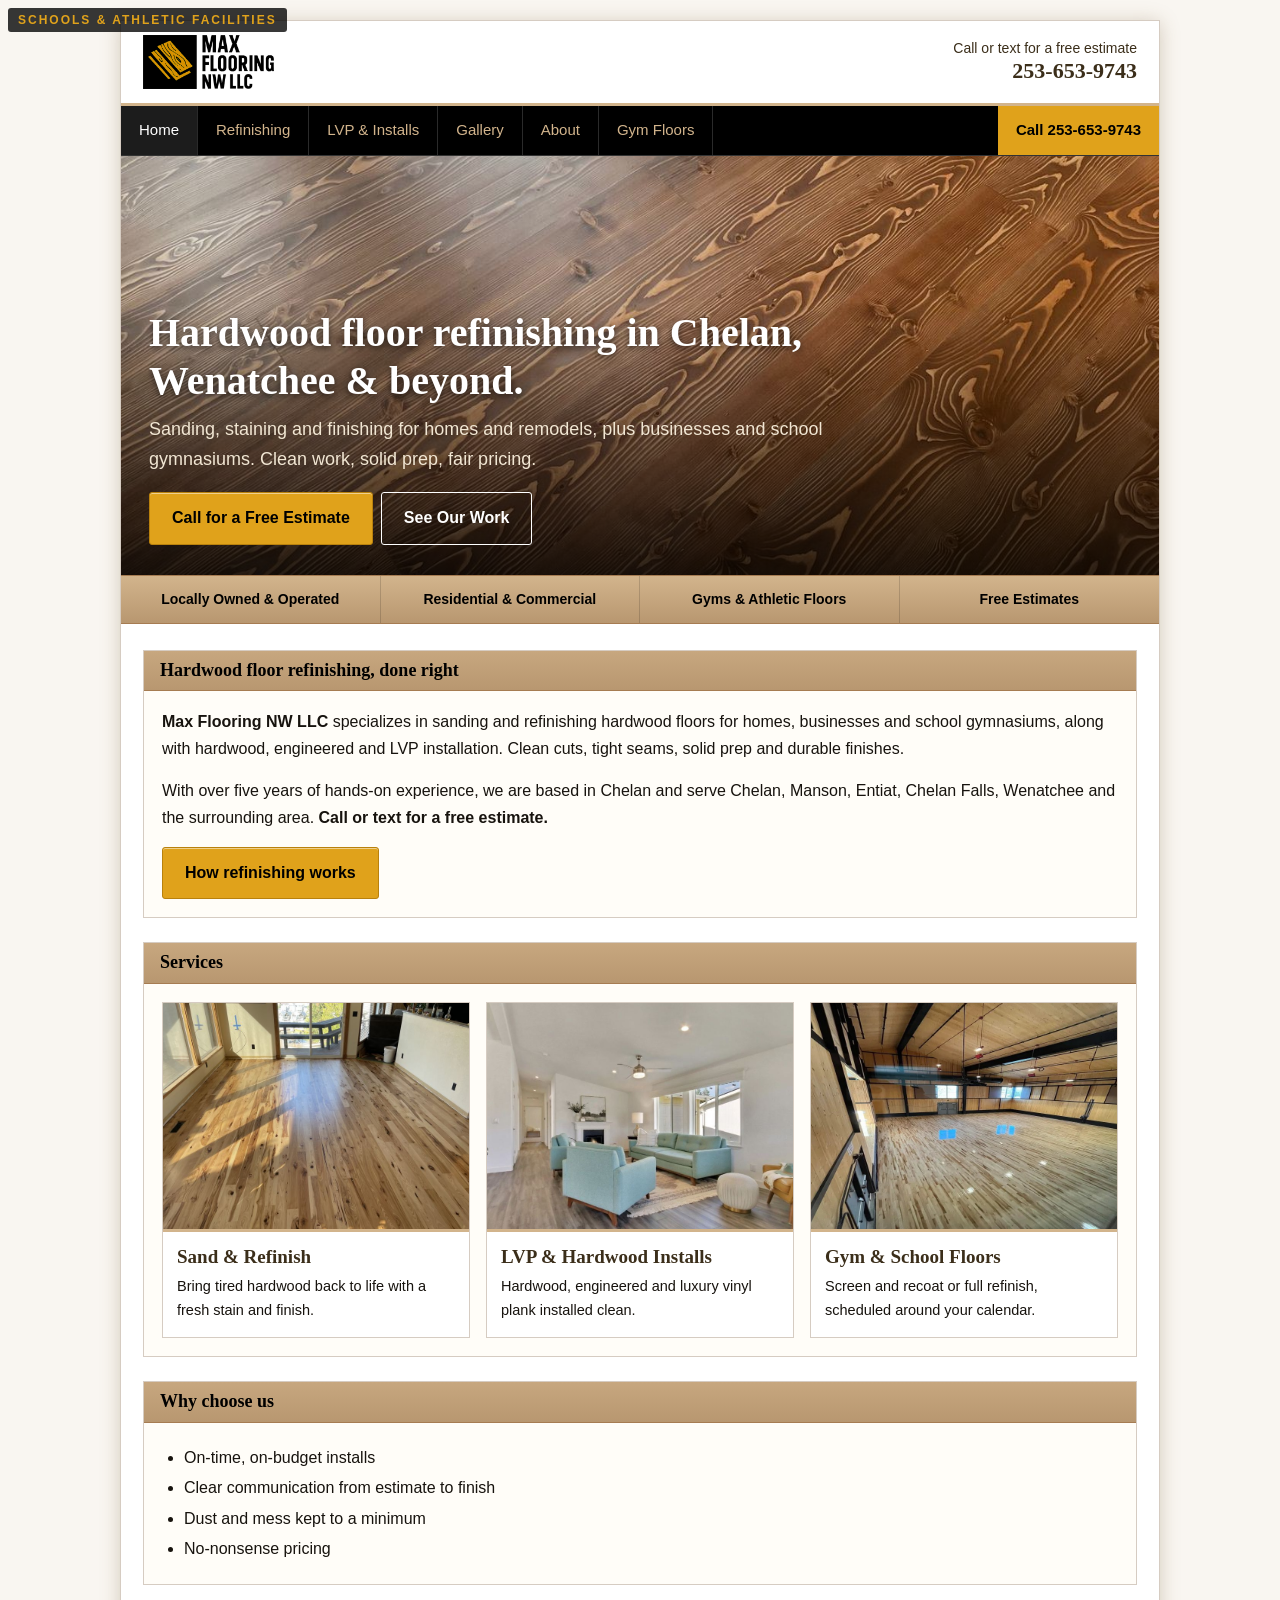
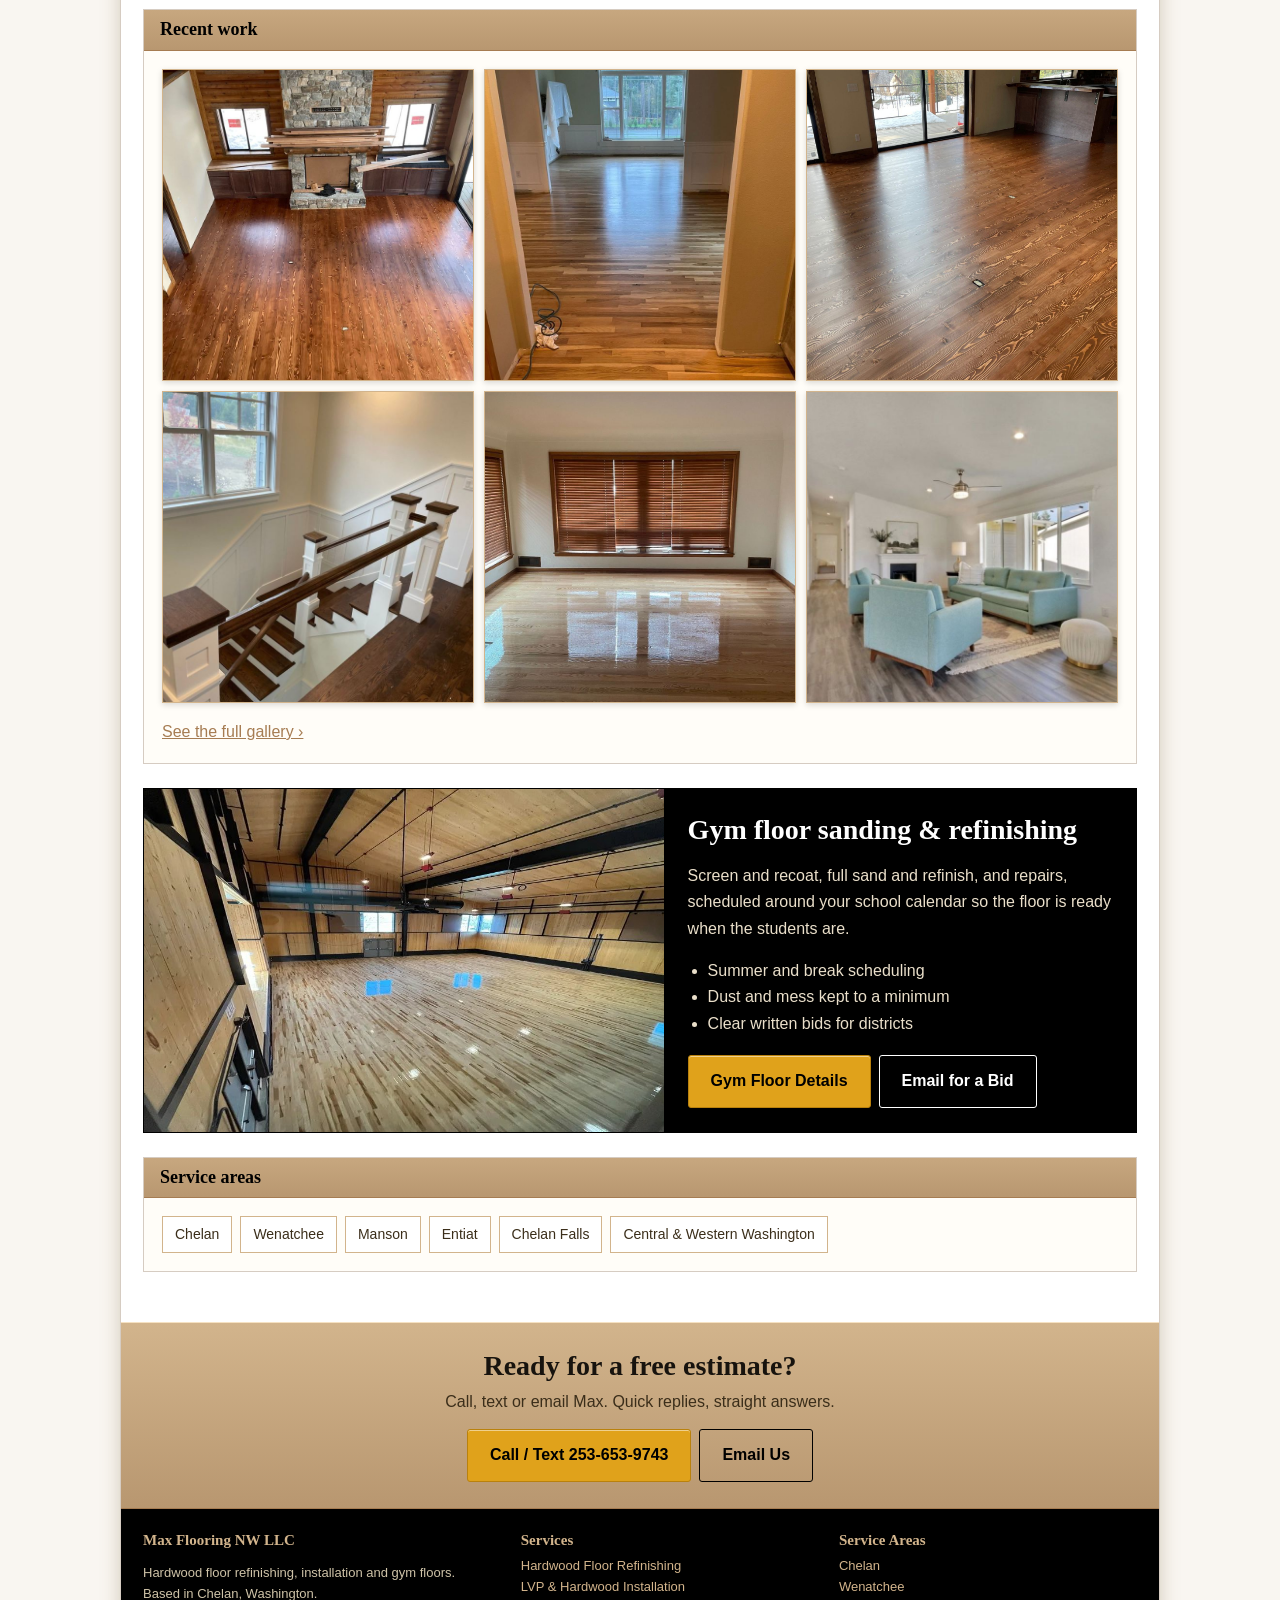
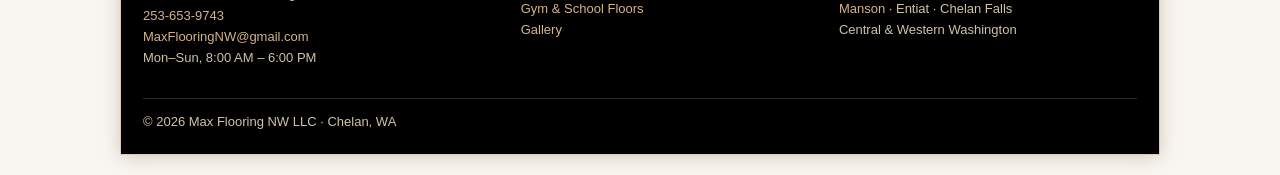
<file: index.html>
<!DOCTYPE html>
<html lang="en">
<head>
<meta charset="UTF-8">
<meta name="viewport" content="width=device-width, initial-scale=1">
<title>Floor Refinishing in Chelan &amp; Wenatchee, WA | Max Flooring NW</title>
<meta name="description" content="Hardwood floor sanding and refinishing, gym floors and LVP installation in Chelan, Wenatchee and central Washington. Free estimates: 253-653-9743.">
<link rel="canonical" href="https://maxflooringnw.com/">

<link rel="icon" href="/favicon.png" type="image/png">
<link rel="apple-touch-icon" href="/apple-touch-icon.png">
<meta property="og:type" content="website">
<meta property="og:site_name" content="Max Flooring NW LLC">
<meta property="og:title" content="Floor Refinishing in Chelan &amp; Wenatchee, WA | Max Flooring NW">
<meta property="og:description" content="Hardwood floor sanding and refinishing, gym floors and LVP installation in Chelan, Wenatchee and central Washington. Free estimates: 253-653-9743.">
<meta property="og:url" content="https://maxflooringnw.com/">
<meta property="og:image" content="https://maxflooringnw.com/img/og-image.jpg">
<meta name="twitter:card" content="summary_large_image">
<meta name="theme-color" content="#000000">
<link rel="stylesheet" href="/styles.css?v=4">
<script type="application/ld+json">{"@context": "https://schema.org", "@type": "HomeAndConstructionBusiness", "@id": "https://maxflooringnw.com/#business", "name": "Max Flooring NW LLC", "url": "https://maxflooringnw.com/", "telephone": "+1-253-653-9743", "email": "MaxFlooringNW@gmail.com", "image": "https://maxflooringnw.com/img/og-image.jpg", "logo": "https://maxflooringnw.com/img/logo.png", "description": "Hardwood floor sanding and refinishing, hardwood and LVP installation, and gym floor refinishing in Chelan, Wenatchee and the surrounding area of Washington.", "address": {"@type": "PostalAddress", "addressLocality": "Chelan", "addressRegion": "WA", "addressCountry": "US"}, "areaServed": [{"@type": "City", "name": "Chelan"}, {"@type": "City", "name": "Manson"}, {"@type": "City", "name": "Entiat"}, {"@type": "City", "name": "Chelan Falls"}, {"@type": "City", "name": "Wenatchee"}, {"@type": "State", "name": "Washington"}], "founder": {"@type": "Person", "name": "Maxwell Callero"}, "openingHoursSpecification": [{"@type": "OpeningHoursSpecification", "dayOfWeek": ["Monday", "Tuesday", "Wednesday", "Thursday", "Friday", "Saturday", "Sunday"], "opens": "08:00", "closes": "18:00"}], "naics": "238330", "makesOffer": [{"@type": "Offer", "itemOffered": {"@type": "Service", "name": "Hardwood floor sanding and refinishing"}}, {"@type": "Offer", "itemOffered": {"@type": "Service", "name": "Gym and athletic floor refinishing"}}, {"@type": "Offer", "itemOffered": {"@type": "Service", "name": "Hardwood and engineered flooring installation"}}, {"@type": "Offer", "itemOffered": {"@type": "Service", "name": "Luxury vinyl plank installation"}}]}</script>
</head>
<body>
<div class="wrap">
<div class="top"><a href="/"><img src="/img/logo.png" width="131" height="54" alt="Max Flooring NW LLC logo"></a>
<div class="call">Call or text for a free estimate<strong><a href="tel:+12536539743">253-653-9743</a></strong></div></div>
<nav class="nav" aria-label="Main"><ul><li><a class=on href="/">Home</a></li><li><a href="/hardwood-floor-refinishing/">Refinishing</a></li><li><a href="/lvp-flooring-installation/">LVP & Installs</a></li><li><a href="/gallery/">Gallery</a></li><li><a href="/about/">About</a></li><li><a href="/gym-floor-refinishing/">Gym Floors</a></li><li class="cta"><a class="cta" href="tel:+12536539743">Call 253-653-9743</a></li></ul></nav>
<header class="hero" style="background-image:url(/img/cabin-fir-great-room-1600.jpg);background-size:max(1000px,100%) auto;background-position:center bottom"><div class="in"><h1>Hardwood floor refinishing in Chelan, Wenatchee &amp; beyond.</h1><p>Sanding, staining and finishing for homes and remodels, plus businesses and school gymnasiums. Clean work, solid prep, fair pricing.</p><a class="btn" href="tel:+12536539743">Call for a Free Estimate</a><a class="btn ghost" href="/gallery/">See Our Work</a></div></header>

<main>
<div class="strip"><div>Locally Owned &amp; Operated</div><div>Residential &amp; Commercial</div><div>Gyms &amp; Athletic Floors</div><div>Free Estimates</div></div><div class="content">
<section class="box" id=refinishing><div class="box-hd"><h2>Hardwood floor refinishing, done right</h2></div><div class="box-bd prose"><p><strong>Max Flooring NW LLC</strong> specializes in sanding and refinishing hardwood floors for homes, businesses and school gymnasiums, along with hardwood, engineered and LVP installation. Clean cuts, tight seams, solid prep and durable finishes.</p>
<p>With over five years of hands-on experience, we are based in Chelan and serve Chelan, Manson, Entiat, Chelan Falls, Wenatchee and the surrounding area. <strong>Call or text for a free estimate.</strong></p>
<p><a class="btn" href="/hardwood-floor-refinishing/">How refinishing works</a></p></div></section>
<section class="box"><div class="box-hd"><h2>Services</h2></div><div class="box-bd"><div class="cards">
<a class="card" href="/hardwood-floor-refinishing/"><div class="ph"><img src="/img/birch-after-slider-800.jpg" srcset="/img/birch-after-slider-800.jpg 800w, /img/birch-after-slider-1600.jpg 1600w" sizes="(max-width:760px) 100vw, 340px" width="800" height="600" alt="Birch hardwood floor after sanding and refinishing, with sunlight from a sliding glass door" loading="lazy" ></div><div class="tx"><h3>Sand &amp; Refinish</h3><p>Bring tired hardwood back to life with a fresh stain and finish.</p></div></a>
<a class="card" href="/lvp-flooring-installation/"><div class="ph"><img src="/img/lvp-living-room-800.jpg" srcset="/img/lvp-living-room-800.jpg 800w, /img/lvp-living-room-1600.jpg 1600w" sizes="(max-width:760px) 100vw, 340px" width="800" height="640" alt="Gray luxury vinyl plank flooring in a bright open living room" loading="lazy" ></div><div class="tx"><h3>LVP &amp; Hardwood Installs</h3><p>Hardwood, engineered and luxury vinyl plank installed clean.</p></div></a>
<a class="card" href="/gym-floor-refinishing/"><div class="ph"><img src="/img/gym-floor-900.jpg" sizes="(max-width:760px) 100vw, 340px" width="900" height="600" alt="Newly refinished gym floor with a glossy finish and wood-paneled walls" loading="lazy" ></div><div class="tx"><h3>Gym &amp; School Floors</h3><p>Screen and recoat or full refinish, scheduled around your calendar.</p></div></a>
</div></div></section>
<section class="box"><div class="box-hd"><h2>Why choose us</h2></div><div class="box-bd prose"><ul><li>On-time, on-budget installs</li><li>Clear communication from estimate to finish</li><li>Dust and mess kept to a minimum</li><li>No-nonsense pricing</li></ul></div></section>
<section class="box"><div class="box-hd"><h2>Recent work</h2></div><div class="box-bd"><div class="gallery">
<figure><img src="/img/cabin-fir-fireplace-800.jpg" srcset="/img/cabin-fir-fireplace-800.jpg 800w, /img/cabin-fir-fireplace-1600.jpg 1600w" sizes="(max-width:760px) 50vw, 320px" width="800" height="1067" alt="Refinished plank floor in a log-style home with a stone fireplace" loading="lazy" ></figure><figure><img src="/img/oak-dining-natural-800.jpg" srcset="/img/oak-dining-natural-800.jpg 800w, /img/oak-dining-natural-1600.jpg 1600w" sizes="(max-width:760px) 50vw, 320px" width="800" height="1067" alt="Freshly refinished natural-finish hardwood floor through an arched doorway into a dining room" loading="lazy" ></figure><figure><img src="/img/cabin-fir-great-room-800.jpg" srcset="/img/cabin-fir-great-room-800.jpg 800w, /img/cabin-fir-great-room-1600.jpg 1600w" sizes="(max-width:760px) 50vw, 320px" width="800" height="1067" alt="Refinished wide-plank floor in an open great room with sliding glass doors" loading="lazy" ></figure><figure><img src="/img/oak-stairs-stained-800.jpg" srcset="/img/oak-stairs-stained-800.jpg 800w, /img/oak-stairs-stained-1600.jpg 1600w" sizes="(max-width:760px) 50vw, 320px" width="800" height="640" alt="Stained oak stair treads, railing and hardwood floor beside white paneling" loading="lazy" ></figure><figure><img src="/img/oak-refinish-gloss-800.jpg" srcset="/img/oak-refinish-gloss-800.jpg 800w, /img/oak-refinish-gloss-1600.jpg 1600w" sizes="(max-width:760px) 50vw, 320px" width="800" height="1067" alt="Freshly finished hardwood floor in a living room with wood blinds" loading="lazy" ></figure><figure><img src="/img/lvp-living-room-800.jpg" srcset="/img/lvp-living-room-800.jpg 800w, /img/lvp-living-room-1600.jpg 1600w" sizes="(max-width:760px) 50vw, 320px" width="800" height="640" alt="Gray luxury vinyl plank flooring in a bright open living room" loading="lazy" ></figure>
</div><p style="margin-bottom:0"><a href="/gallery/">See the full gallery &rsaquo;</a></p></div></section>
<div class="gym"><div class="ph"><img src="/img/gym-floor-900.jpg" sizes="(max-width:760px) 100vw, 560px" width="900" height="600" alt="Newly refinished gym floor with a glossy finish and wood-paneled walls" loading="lazy" ></div>
<div class="tx"><div class="tag">Schools &amp; Athletic Facilities</div><h2>Gym floor sanding &amp; refinishing</h2>
<p>Screen and recoat, full sand and refinish, and repairs, scheduled around your school calendar so the floor is ready when the students are.</p>
<ul><li>Summer and break scheduling</li><li>Dust and mess kept to a minimum</li><li>Clear written bids for districts</li></ul>
<a class="btn" href="/gym-floor-refinishing/">Gym Floor Details</a><a class="btn ghost" href="mailto:MaxFlooringNW@gmail.com?subject=Gym%20floor%20bid%20request">Email for a Bid</a></div></div>
<section class="box"><div class="box-hd"><h2>Service areas</h2></div><div class="box-bd"><div class="areas"><a href="/floor-refinishing-chelan/">Chelan</a><a href="/hardwood-floors-wenatchee/">Wenatchee</a><span class="areas" style="gap:8px;display:contents"><a href="/hardwood-floors-manson/">Manson</a><span>Entiat</span><span>Chelan Falls</span><span>Central &amp; Western Washington</span></span></div></div></section>
</div>
</main>
<div class="cta-band"><h2>Ready for a free estimate?</h2>
<p>Call, text or email Max. Quick replies, straight answers.</p>
<a class="btn" href="tel:+12536539743">Call / Text 253-653-9743</a><a class="btn dark" href="mailto:MaxFlooringNW@gmail.com">Email Us</a></div>
<div class="footer"><div class="fg">
<div><h3>Max Flooring NW LLC</h3><p>Hardwood floor refinishing, installation and gym floors.<br>Based in Chelan, Washington.<br>
<a href="tel:+12536539743">253-653-9743</a><br><a href="mailto:MaxFlooringNW@gmail.com">MaxFlooringNW@gmail.com</a><br>Mon&ndash;Sun, 8:00 AM &ndash; 6:00 PM</p></div>
<div><h3>Services</h3><ul><li><a href="/hardwood-floor-refinishing/">Hardwood Floor Refinishing</a></li>
<li><a href="/lvp-flooring-installation/">LVP &amp; Hardwood Installation</a></li><li><a href="/gym-floor-refinishing/">Gym &amp; School Floors</a></li>
<li><a href="/gallery/">Gallery</a></li></ul></div>
<div><h3>Service Areas</h3><ul><li><a href="/floor-refinishing-chelan/">Chelan</a></li><li><a href="/hardwood-floors-wenatchee/">Wenatchee</a></li>
<li><a href="/hardwood-floors-manson/">Manson</a> &middot; Entiat &middot; Chelan Falls</li><li>Central &amp; Western Washington</li></ul></div></div>
<div class="copy">&copy; 2026 Max Flooring NW LLC &middot; Chelan, WA</div></div>
</div>
<div class="callbar"><a href="tel:+12536539743">Call</a><a href="sms:+12536539743">Text</a></div>
</body>
</html>
</file>
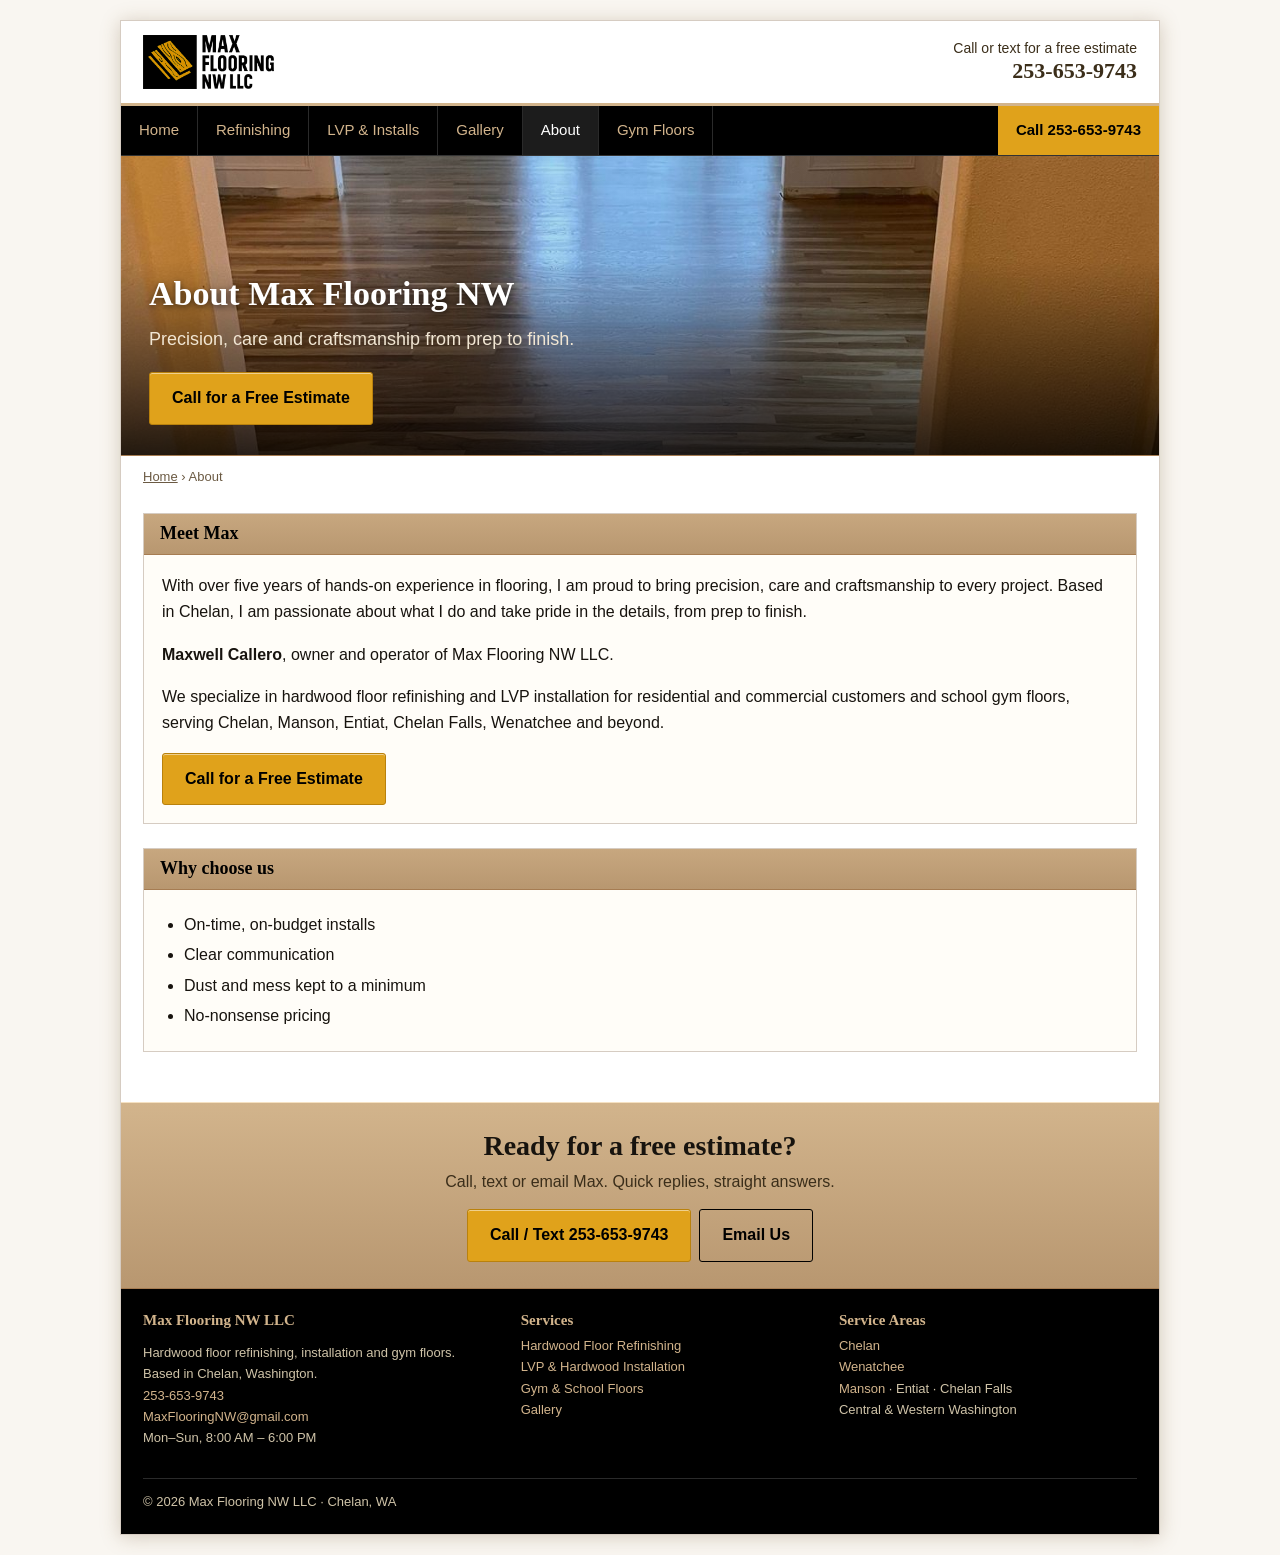
<file: about/index.html>
<!DOCTYPE html>
<html lang="en">
<head>
<meta charset="UTF-8">
<meta name="viewport" content="width=device-width, initial-scale=1">
<title>About Max Flooring NW | Chelan, WA Flooring Contractor</title>
<meta name="description" content="Max Flooring NW LLC is a Chelan, WA flooring contractor specializing in hardwood floor refinishing, LVP installation and gym floors.">
<link rel="canonical" href="https://maxflooringnw.com/about/">

<link rel="icon" href="/favicon.png" type="image/png">
<link rel="apple-touch-icon" href="/apple-touch-icon.png">
<meta property="og:type" content="website">
<meta property="og:site_name" content="Max Flooring NW LLC">
<meta property="og:title" content="About Max Flooring NW | Chelan, WA Flooring Contractor">
<meta property="og:description" content="Max Flooring NW LLC is a Chelan, WA flooring contractor specializing in hardwood floor refinishing, LVP installation and gym floors.">
<meta property="og:url" content="https://maxflooringnw.com/about/">
<meta property="og:image" content="https://maxflooringnw.com/img/og-image.jpg">
<meta name="twitter:card" content="summary_large_image">
<meta name="theme-color" content="#000000">
<link rel="stylesheet" href="/styles.css?v=4">

</head>
<body>
<div class="wrap">
<div class="top"><a href="/"><img src="/img/logo.png" width="131" height="54" alt="Max Flooring NW LLC logo"></a>
<div class="call">Call or text for a free estimate<strong><a href="tel:+12536539743">253-653-9743</a></strong></div></div>
<nav class="nav" aria-label="Main"><ul><li><a href="/">Home</a></li><li><a href="/hardwood-floor-refinishing/">Refinishing</a></li><li><a href="/lvp-flooring-installation/">LVP & Installs</a></li><li><a href="/gallery/">Gallery</a></li><li><a class=on href="/about/">About</a></li><li><a href="/gym-floor-refinishing/">Gym Floors</a></li><li class="cta"><a class="cta" href="tel:+12536539743">Call 253-653-9743</a></li></ul></nav>
<header class="hero sm" style="background-image:url(/img/oak-dining-natural-1600.jpg);background-position:center 50%"><div class="in"><h1>About Max Flooring NW</h1><p>Precision, care and craftsmanship from prep to finish.</p><a class="btn" href="tel:+12536539743">Call for a Free Estimate</a></div></header>
<div class="crumbs"><a href="/">Home</a> &rsaquo; About</div>
<main>
<div class="content">
<section class="box"><div class="box-hd"><h2>Meet Max</h2></div><div class="box-bd prose"><p>With over five years of hands-on experience in flooring, I am proud to bring precision, care and craftsmanship to every project. Based in Chelan, I am passionate about what I do and take pride in the details, from prep to finish.</p>
<p><strong>Maxwell Callero</strong>, owner and operator of Max Flooring NW LLC.</p>
<p>We specialize in hardwood floor refinishing and LVP installation for residential and commercial customers and school gym floors, serving Chelan, Manson, Entiat, Chelan Falls, Wenatchee and beyond.</p>
<p><a class="btn" href="tel:+12536539743">Call for a Free Estimate</a></p></div></section>
<section class="box"><div class="box-hd"><h2>Why choose us</h2></div><div class="box-bd prose"><ul><li>On-time, on-budget installs</li><li>Clear communication</li><li>Dust and mess kept to a minimum</li><li>No-nonsense pricing</li></ul></div></section>
</div>
</main>
<div class="cta-band"><h2>Ready for a free estimate?</h2>
<p>Call, text or email Max. Quick replies, straight answers.</p>
<a class="btn" href="tel:+12536539743">Call / Text 253-653-9743</a><a class="btn dark" href="mailto:MaxFlooringNW@gmail.com">Email Us</a></div>
<div class="footer"><div class="fg">
<div><h3>Max Flooring NW LLC</h3><p>Hardwood floor refinishing, installation and gym floors.<br>Based in Chelan, Washington.<br>
<a href="tel:+12536539743">253-653-9743</a><br><a href="mailto:MaxFlooringNW@gmail.com">MaxFlooringNW@gmail.com</a><br>Mon&ndash;Sun, 8:00 AM &ndash; 6:00 PM</p></div>
<div><h3>Services</h3><ul><li><a href="/hardwood-floor-refinishing/">Hardwood Floor Refinishing</a></li>
<li><a href="/lvp-flooring-installation/">LVP &amp; Hardwood Installation</a></li><li><a href="/gym-floor-refinishing/">Gym &amp; School Floors</a></li>
<li><a href="/gallery/">Gallery</a></li></ul></div>
<div><h3>Service Areas</h3><ul><li><a href="/floor-refinishing-chelan/">Chelan</a></li><li><a href="/hardwood-floors-wenatchee/">Wenatchee</a></li>
<li><a href="/hardwood-floors-manson/">Manson</a> &middot; Entiat &middot; Chelan Falls</li><li>Central &amp; Western Washington</li></ul></div></div>
<div class="copy">&copy; 2026 Max Flooring NW LLC &middot; Chelan, WA</div></div>
</div>
<div class="callbar"><a href="tel:+12536539743">Call</a><a href="sms:+12536539743">Text</a></div>
</body>
</html>
</file>
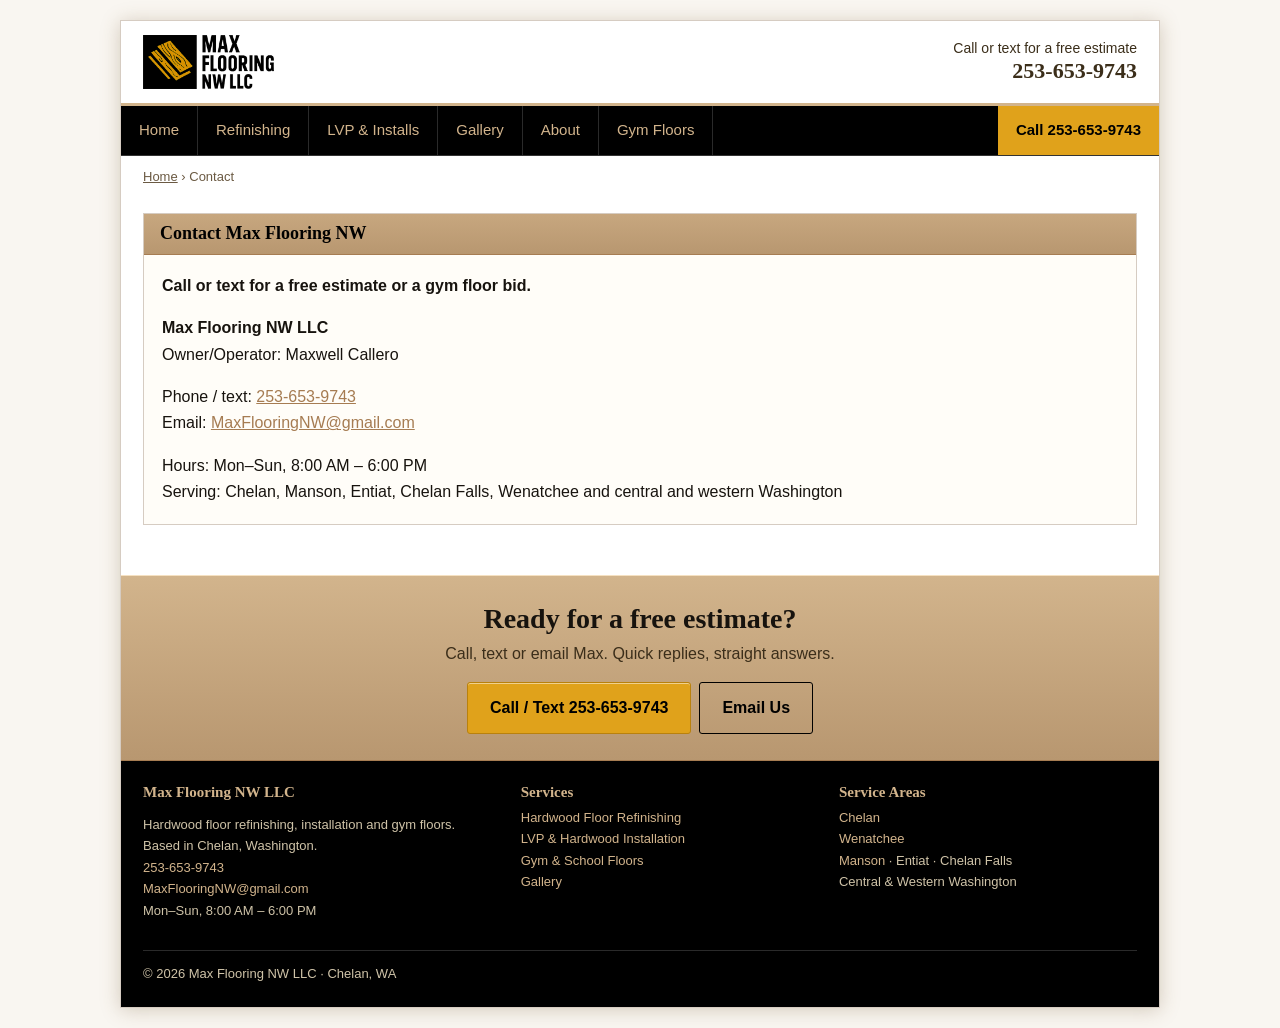
<file: contact/index.html>
<!DOCTYPE html>
<html lang="en">
<head>
<meta charset="UTF-8">
<meta name="viewport" content="width=device-width, initial-scale=1">
<title>Contact &amp; Free Estimates | Max Flooring NW</title>
<meta name="description" content="Call or text 253-653-9743 or email MaxFlooringNW@gmail.com for a free flooring estimate or a gym floor bid from Max Flooring NW.">
<link rel="canonical" href="https://maxflooringnw.com/contact/">

<link rel="icon" href="/favicon.png" type="image/png">
<link rel="apple-touch-icon" href="/apple-touch-icon.png">
<meta property="og:type" content="website">
<meta property="og:site_name" content="Max Flooring NW LLC">
<meta property="og:title" content="Contact &amp; Free Estimates | Max Flooring NW">
<meta property="og:description" content="Call or text 253-653-9743 or email MaxFlooringNW@gmail.com for a free flooring estimate or a gym floor bid from Max Flooring NW.">
<meta property="og:url" content="https://maxflooringnw.com/contact/">
<meta property="og:image" content="https://maxflooringnw.com/img/og-image.jpg">
<meta name="twitter:card" content="summary_large_image">
<meta name="theme-color" content="#000000">
<link rel="stylesheet" href="/styles.css?v=4">

</head>
<body>
<div class="wrap">
<div class="top"><a href="/"><img src="/img/logo.png" width="131" height="54" alt="Max Flooring NW LLC logo"></a>
<div class="call">Call or text for a free estimate<strong><a href="tel:+12536539743">253-653-9743</a></strong></div></div>
<nav class="nav" aria-label="Main"><ul><li><a href="/">Home</a></li><li><a href="/hardwood-floor-refinishing/">Refinishing</a></li><li><a href="/lvp-flooring-installation/">LVP & Installs</a></li><li><a href="/gallery/">Gallery</a></li><li><a href="/about/">About</a></li><li><a href="/gym-floor-refinishing/">Gym Floors</a></li><li class="cta"><a class="cta" href="tel:+12536539743">Call 253-653-9743</a></li></ul></nav>

<div class="crumbs"><a href="/">Home</a> &rsaquo; Contact</div>
<main>
<div class="content"><div>
<section class="box"><div class="box-hd"><h1 style="font-size:18px">Contact Max Flooring NW</h1></div><div class="box-bd prose"><p><strong>Call or text for a free estimate or a gym floor bid.</strong></p>
<p><strong>Max Flooring NW LLC</strong><br>Owner/Operator: Maxwell Callero</p>
<p>Phone / text: <a href="tel:+12536539743">253-653-9743</a><br>Email: <a href="mailto:MaxFlooringNW@gmail.com">MaxFlooringNW@gmail.com</a></p>
<p>Hours: Mon&ndash;Sun, 8:00 AM &ndash; 6:00 PM<br>Serving: Chelan, Manson, Entiat, Chelan Falls, Wenatchee and central and western Washington</p></div></section>
</div></div>
</main>
<div class="cta-band"><h2>Ready for a free estimate?</h2>
<p>Call, text or email Max. Quick replies, straight answers.</p>
<a class="btn" href="tel:+12536539743">Call / Text 253-653-9743</a><a class="btn dark" href="mailto:MaxFlooringNW@gmail.com">Email Us</a></div>
<div class="footer"><div class="fg">
<div><h3>Max Flooring NW LLC</h3><p>Hardwood floor refinishing, installation and gym floors.<br>Based in Chelan, Washington.<br>
<a href="tel:+12536539743">253-653-9743</a><br><a href="mailto:MaxFlooringNW@gmail.com">MaxFlooringNW@gmail.com</a><br>Mon&ndash;Sun, 8:00 AM &ndash; 6:00 PM</p></div>
<div><h3>Services</h3><ul><li><a href="/hardwood-floor-refinishing/">Hardwood Floor Refinishing</a></li>
<li><a href="/lvp-flooring-installation/">LVP &amp; Hardwood Installation</a></li><li><a href="/gym-floor-refinishing/">Gym &amp; School Floors</a></li>
<li><a href="/gallery/">Gallery</a></li></ul></div>
<div><h3>Service Areas</h3><ul><li><a href="/floor-refinishing-chelan/">Chelan</a></li><li><a href="/hardwood-floors-wenatchee/">Wenatchee</a></li>
<li><a href="/hardwood-floors-manson/">Manson</a> &middot; Entiat &middot; Chelan Falls</li><li>Central &amp; Western Washington</li></ul></div></div>
<div class="copy">&copy; 2026 Max Flooring NW LLC &middot; Chelan, WA</div></div>
</div>
<div class="callbar"><a href="tel:+12536539743">Call</a><a href="sms:+12536539743">Text</a></div>
</body>
</html>
</file>
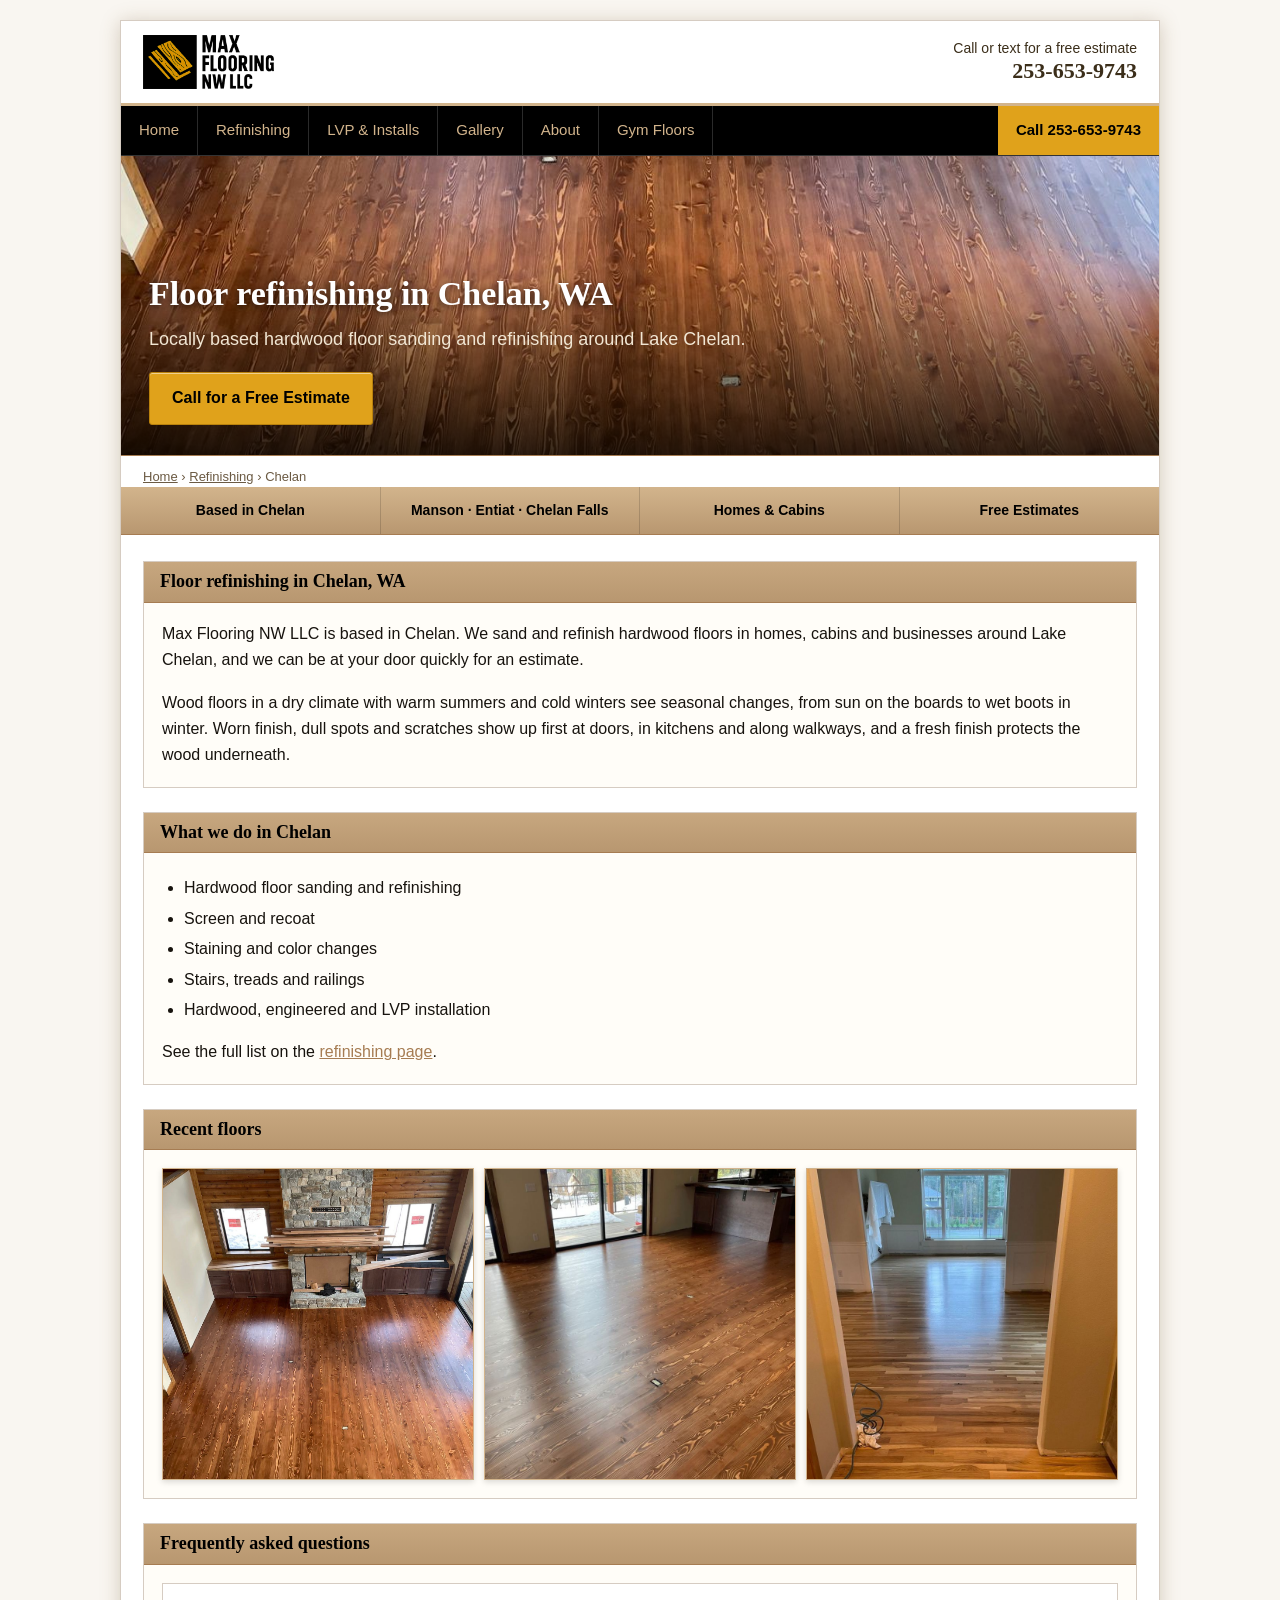
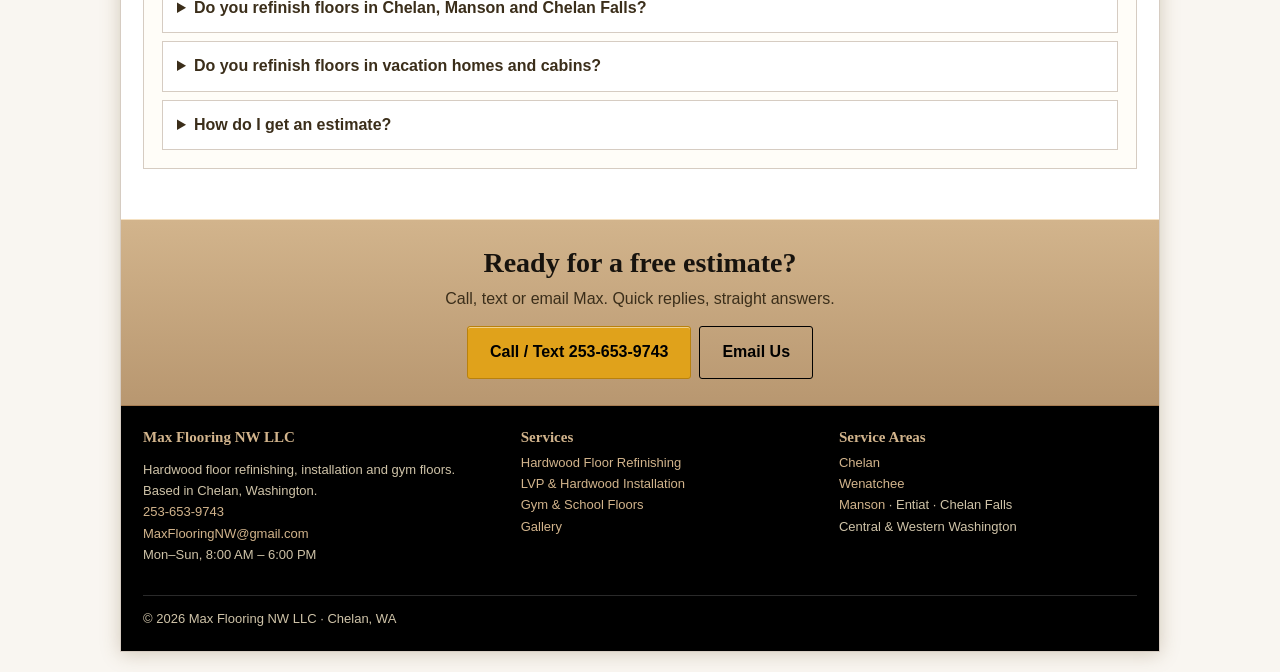
<file: floor-refinishing-chelan/index.html>
<!DOCTYPE html>
<html lang="en">
<head>
<meta charset="UTF-8">
<meta name="viewport" content="width=device-width, initial-scale=1">
<title>Floor Refinishing in Chelan, WA | Max Flooring NW</title>
<meta name="description" content="Hardwood floor sanding and refinishing in Chelan, Manson, Entiat and Chelan Falls. Locally based, free estimates. Call or text 253-653-9743.">
<link rel="canonical" href="https://maxflooringnw.com/floor-refinishing-chelan/">

<link rel="icon" href="/favicon.png" type="image/png">
<link rel="apple-touch-icon" href="/apple-touch-icon.png">
<meta property="og:type" content="website">
<meta property="og:site_name" content="Max Flooring NW LLC">
<meta property="og:title" content="Floor Refinishing in Chelan, WA | Max Flooring NW">
<meta property="og:description" content="Hardwood floor sanding and refinishing in Chelan, Manson, Entiat and Chelan Falls. Locally based, free estimates. Call or text 253-653-9743.">
<meta property="og:url" content="https://maxflooringnw.com/floor-refinishing-chelan/">
<meta property="og:image" content="https://maxflooringnw.com/img/og-image.jpg">
<meta name="twitter:card" content="summary_large_image">
<meta name="theme-color" content="#000000">
<link rel="stylesheet" href="/styles.css?v=4">
<script type="application/ld+json">{"@context": "https://schema.org", "@type": "Service", "name": "Floor refinishing in Chelan, WA", "description": "Hardwood floor sanding and refinishing in Chelan, Manson, Entiat and Chelan Falls.", "provider": {"@id": "https://maxflooringnw.com/#business"}, "areaServed": "Chelan, WA", "url": "https://maxflooringnw.com/floor-refinishing-chelan/"}</script>
<script type="application/ld+json">{"@context": "https://schema.org", "@type": "FAQPage", "mainEntity": [{"@type": "Question", "name": "Do you refinish floors in Chelan, Manson and Chelan Falls?", "acceptedAnswer": {"@type": "Answer", "text": "Yes. We are based in Chelan and work throughout the Lake Chelan area, including Manson, Entiat and Chelan Falls."}}, {"@type": "Question", "name": "Do you refinish floors in vacation homes and cabins?", "acceptedAnswer": {"@type": "Answer", "text": "Yes. Refinishing a seasonal home works best when it is planned for a time the house is empty, so we coordinate access and timing with you or your property manager."}}, {"@type": "Question", "name": "How do I get an estimate?", "acceptedAnswer": {"@type": "Answer", "text": "Call or text 253-653-9743 or send a message. Photos of the floor help, and we will schedule a free estimate."}}]}</script>
</head>
<body>
<div class="wrap">
<div class="top"><a href="/"><img src="/img/logo.png" width="131" height="54" alt="Max Flooring NW LLC logo"></a>
<div class="call">Call or text for a free estimate<strong><a href="tel:+12536539743">253-653-9743</a></strong></div></div>
<nav class="nav" aria-label="Main"><ul><li><a href="/">Home</a></li><li><a href="/hardwood-floor-refinishing/">Refinishing</a></li><li><a href="/lvp-flooring-installation/">LVP & Installs</a></li><li><a href="/gallery/">Gallery</a></li><li><a href="/about/">About</a></li><li><a href="/gym-floor-refinishing/">Gym Floors</a></li><li class="cta"><a class="cta" href="tel:+12536539743">Call 253-653-9743</a></li></ul></nav>
<header class="hero sm" style="background-image:url(/img/cabin-fir-fireplace-1600.jpg);background-position:center 75%"><div class="in"><h1>Floor refinishing in Chelan, WA</h1><p>Locally based hardwood floor sanding and refinishing around Lake Chelan.</p><a class="btn" href="tel:+12536539743">Call for a Free Estimate</a></div></header>
<div class="crumbs"><a href="/">Home</a> &rsaquo; <a href="/hardwood-floor-refinishing/">Refinishing</a> &rsaquo; Chelan</div>
<main>
<div class="strip"><div>Based in Chelan</div><div>Manson &middot; Entiat &middot; Chelan Falls</div><div>Homes &amp; Cabins</div><div>Free Estimates</div></div><div class="content">
<section class="box"><div class="box-hd"><h2>Floor refinishing in Chelan, WA</h2></div><div class="box-bd prose"><p>Max Flooring NW LLC is based in Chelan. We sand and refinish hardwood floors in homes, cabins and businesses around Lake Chelan, and we can be at your door quickly for an estimate.</p>
<p>Wood floors in a dry climate with warm summers and cold winters see seasonal changes, from sun on the boards to wet boots in winter. Worn finish, dull spots and scratches show up first at doors, in kitchens and along walkways, and a fresh finish protects the wood underneath.</p>
<!-- TODO: add a real Chelan-area job here with neighborhood/town and a short description of what was done --></div></section>
<section class="box"><div class="box-hd"><h2>What we do in Chelan</h2></div><div class="box-bd prose"><ul><li>Hardwood floor sanding and refinishing</li><li>Screen and recoat</li><li>Staining and color changes</li><li>Stairs, treads and railings</li><li>Hardwood, engineered and LVP installation</li></ul>
<p>See the full list on the <a href="/hardwood-floor-refinishing/">refinishing page</a>.</p></div></section>
<section class="box"><div class="box-hd"><h2>Recent floors</h2></div><div class="box-bd"><div class="gallery">
<figure><img src="/img/cabin-fir-fireplace-800.jpg" srcset="/img/cabin-fir-fireplace-800.jpg 800w, /img/cabin-fir-fireplace-1600.jpg 1600w" sizes="(max-width:760px) 50vw, 320px" width="800" height="1067" alt="Refinished plank floor in a log-style home with a stone fireplace" loading="lazy" ></figure><figure><img src="/img/cabin-fir-great-room-800.jpg" srcset="/img/cabin-fir-great-room-800.jpg 800w, /img/cabin-fir-great-room-1600.jpg 1600w" sizes="(max-width:760px) 50vw, 320px" width="800" height="1067" alt="Refinished wide-plank floor in an open great room with sliding glass doors" loading="lazy" ></figure><figure><img src="/img/oak-dining-natural-800.jpg" srcset="/img/oak-dining-natural-800.jpg 800w, /img/oak-dining-natural-1600.jpg 1600w" sizes="(max-width:760px) 50vw, 320px" width="800" height="1067" alt="Freshly refinished natural-finish hardwood floor through an arched doorway into a dining room" loading="lazy" ></figure>
</div></div></section>
<section class="box"><div class="box-hd"><h2>Frequently asked questions</h2></div><div class="box-bd prose"><details><summary>Do you refinish floors in Chelan, Manson and Chelan Falls?</summary><p>Yes. We are based in Chelan and work throughout the Lake Chelan area, including Manson, Entiat and Chelan Falls.</p></details><details><summary>Do you refinish floors in vacation homes and cabins?</summary><p>Yes. Refinishing a seasonal home works best when it is planned for a time the house is empty, so we coordinate access and timing with you or your property manager.</p></details><details><summary>How do I get an estimate?</summary><p>Call or text 253-653-9743 or send a message. Photos of the floor help, and we will schedule a free estimate.</p></details></div></section>
</div>
</main>
<div class="cta-band"><h2>Ready for a free estimate?</h2>
<p>Call, text or email Max. Quick replies, straight answers.</p>
<a class="btn" href="tel:+12536539743">Call / Text 253-653-9743</a><a class="btn dark" href="mailto:MaxFlooringNW@gmail.com">Email Us</a></div>
<div class="footer"><div class="fg">
<div><h3>Max Flooring NW LLC</h3><p>Hardwood floor refinishing, installation and gym floors.<br>Based in Chelan, Washington.<br>
<a href="tel:+12536539743">253-653-9743</a><br><a href="mailto:MaxFlooringNW@gmail.com">MaxFlooringNW@gmail.com</a><br>Mon&ndash;Sun, 8:00 AM &ndash; 6:00 PM</p></div>
<div><h3>Services</h3><ul><li><a href="/hardwood-floor-refinishing/">Hardwood Floor Refinishing</a></li>
<li><a href="/lvp-flooring-installation/">LVP &amp; Hardwood Installation</a></li><li><a href="/gym-floor-refinishing/">Gym &amp; School Floors</a></li>
<li><a href="/gallery/">Gallery</a></li></ul></div>
<div><h3>Service Areas</h3><ul><li><a href="/floor-refinishing-chelan/">Chelan</a></li><li><a href="/hardwood-floors-wenatchee/">Wenatchee</a></li>
<li><a href="/hardwood-floors-manson/">Manson</a> &middot; Entiat &middot; Chelan Falls</li><li>Central &amp; Western Washington</li></ul></div></div>
<div class="copy">&copy; 2026 Max Flooring NW LLC &middot; Chelan, WA</div></div>
</div>
<div class="callbar"><a href="tel:+12536539743">Call</a><a href="sms:+12536539743">Text</a></div>
</body>
</html>
</file>
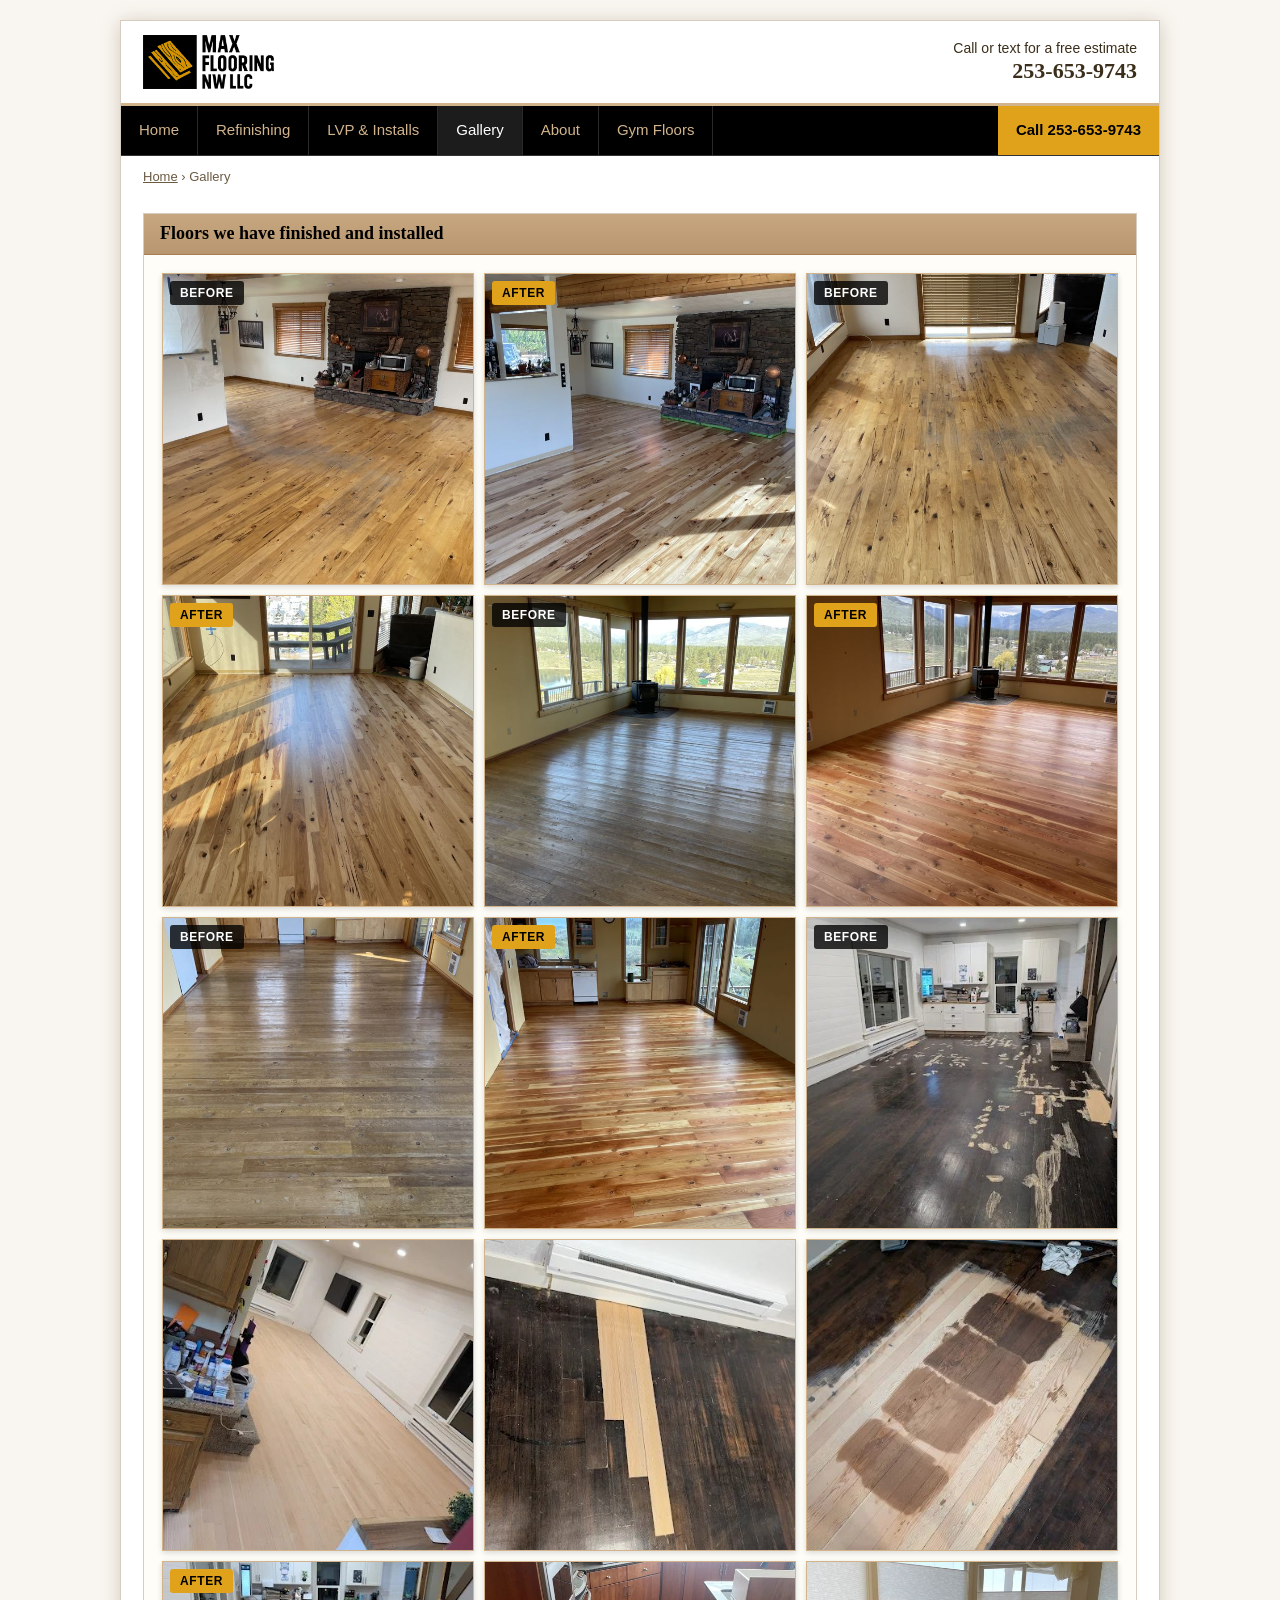
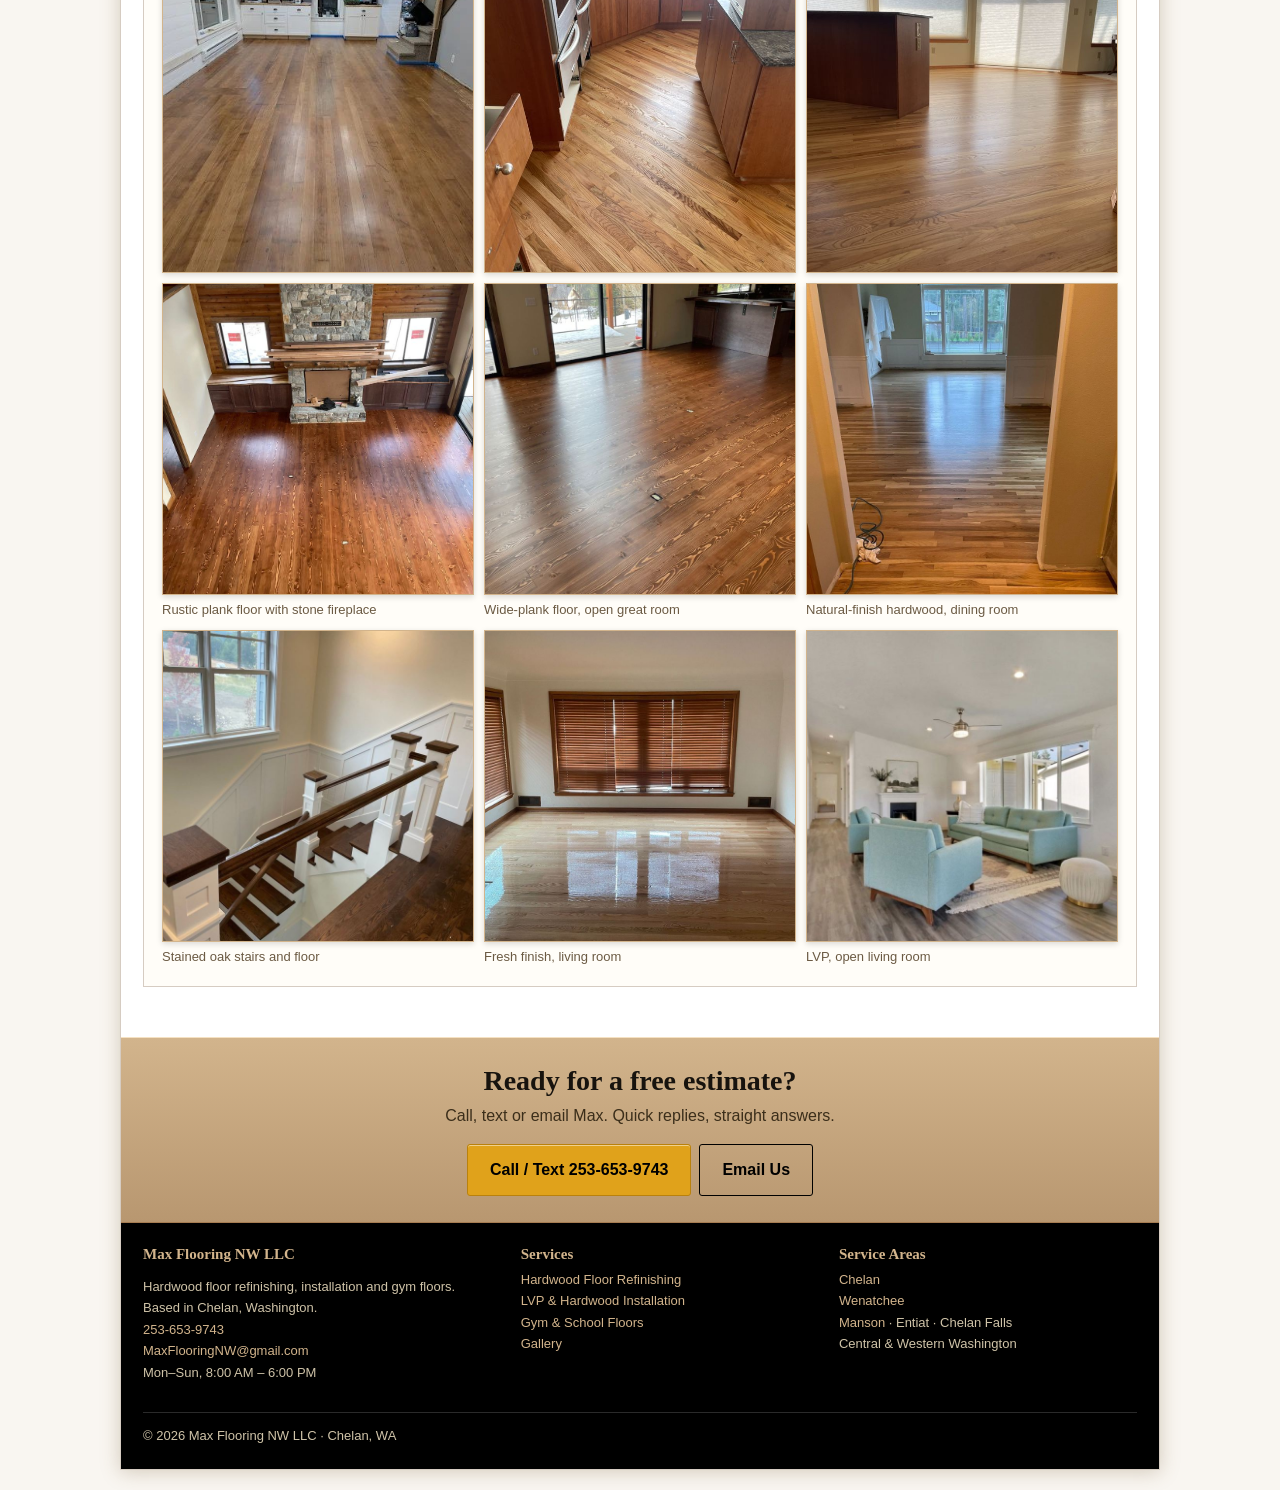
<file: gallery/index.html>
<!DOCTYPE html>
<html lang="en">
<head>
<meta charset="UTF-8">
<meta name="viewport" content="width=device-width, initial-scale=1">
<title>Flooring Project Gallery | Max Flooring NW</title>
<meta name="description" content="Photos of hardwood refinishing, stained stairs and LVP installation by Max Flooring NW in Washington.">
<link rel="canonical" href="https://maxflooringnw.com/gallery/">

<link rel="icon" href="/favicon.png" type="image/png">
<link rel="apple-touch-icon" href="/apple-touch-icon.png">
<meta property="og:type" content="website">
<meta property="og:site_name" content="Max Flooring NW LLC">
<meta property="og:title" content="Flooring Project Gallery | Max Flooring NW">
<meta property="og:description" content="Photos of hardwood refinishing, stained stairs and LVP installation by Max Flooring NW in Washington.">
<meta property="og:url" content="https://maxflooringnw.com/gallery/">
<meta property="og:image" content="https://maxflooringnw.com/img/og-image.jpg">
<meta name="twitter:card" content="summary_large_image">
<meta name="theme-color" content="#000000">
<link rel="stylesheet" href="/styles.css?v=4">

</head>
<body>
<div class="wrap">
<div class="top"><a href="/"><img src="/img/logo.png" width="131" height="54" alt="Max Flooring NW LLC logo"></a>
<div class="call">Call or text for a free estimate<strong><a href="tel:+12536539743">253-653-9743</a></strong></div></div>
<nav class="nav" aria-label="Main"><ul><li><a href="/">Home</a></li><li><a href="/hardwood-floor-refinishing/">Refinishing</a></li><li><a href="/lvp-flooring-installation/">LVP & Installs</a></li><li><a class=on href="/gallery/">Gallery</a></li><li><a href="/about/">About</a></li><li><a href="/gym-floor-refinishing/">Gym Floors</a></li><li class="cta"><a class="cta" href="tel:+12536539743">Call 253-653-9743</a></li></ul></nav>

<div class="crumbs"><a href="/">Home</a> &rsaquo; Gallery</div>
<main>
<div class="content"><section class="box"><div class="box-hd"><h1 style="font-size:18px">Floors we have finished and installed</h1></div><div class="box-bd"><div class="gallery">
<figure><span class="tag before">Before</span><img src="/img/birch-before-fireplace-800.jpg" srcset="/img/birch-before-fireplace-800.jpg 800w, /img/birch-before-fireplace-1600.jpg 1600w" sizes="(max-width:760px) 50vw, 320px" width="800" height="600" alt="Worn birch floor before refinishing near a stone fireplace" loading="lazy"></figure><figure><span class="tag after">After</span><img src="/img/birch-after-fireplace-800.jpg" srcset="/img/birch-after-fireplace-800.jpg 800w, /img/birch-after-fireplace-1600.jpg 1600w" sizes="(max-width:760px) 50vw, 320px" width="800" height="600" alt="Birch floor after refinishing near a stone fireplace" loading="lazy"></figure><figure><span class="tag before">Before</span><img src="/img/birch-before-slider-800.jpg" srcset="/img/birch-before-slider-800.jpg 800w, /img/birch-before-slider-1600.jpg 1600w" sizes="(max-width:760px) 50vw, 320px" width="600" height="800" alt="Birch floor before refinishing by a sliding glass door" loading="lazy"></figure><figure><span class="tag after">After</span><img src="/img/birch-after-slider-800.jpg" srcset="/img/birch-after-slider-800.jpg 800w, /img/birch-after-slider-1600.jpg 1600w" sizes="(max-width:760px) 50vw, 320px" width="800" height="600" alt="Birch floor after refinishing by a sliding glass door" loading="lazy"></figure><figure><span class="tag before">Before</span><img src="/img/fir-before-fireplace-800.jpg" srcset="/img/fir-before-fireplace-800.jpg 800w, /img/fir-before-fireplace-1600.jpg 1600w" sizes="(max-width:760px) 50vw, 320px" width="800" height="600" alt="Fir plank floor before refinishing in an open great room" loading="lazy"></figure><figure><span class="tag after">After</span><img src="/img/fir-after-fireplace-800.jpg" srcset="/img/fir-after-fireplace-800.jpg 800w, /img/fir-after-fireplace-1600.jpg 1600w" sizes="(max-width:760px) 50vw, 320px" width="800" height="600" alt="Fir plank floor after refinishing in an open great room" loading="lazy"></figure><figure><span class="tag before">Before</span><img src="/img/fir-before-kitchen-800.jpg" srcset="/img/fir-before-kitchen-800.jpg 800w, /img/fir-before-kitchen-1600.jpg 1600w" sizes="(max-width:760px) 50vw, 320px" width="600" height="800" alt="Fir plank floor before refinishing near the kitchen" loading="lazy"></figure><figure><span class="tag after">After</span><img src="/img/fir-after-kitchen-800.jpg" srcset="/img/fir-after-kitchen-800.jpg 800w, /img/fir-after-kitchen-1600.jpg 1600w" sizes="(max-width:760px) 50vw, 320px" width="800" height="600" alt="Fir plank floor after refinishing near the kitchen" loading="lazy"></figure><figure><span class="tag before">Before</span><img src="/img/dark-before-800.jpg" sizes="(max-width:760px) 50vw, 320px" width="384" height="510" alt="Dark worn hardwood floor with peeling finish before refinishing" loading="lazy"></figure><figure><img src="/img/dark-sanding-800.jpg" sizes="(max-width:760px) 50vw, 320px" width="384" height="510" alt="Hardwood floor partly sanded back to bare wood" loading="lazy"></figure><figure><img src="/img/dark-patch-800.jpg" sizes="(max-width:760px) 50vw, 320px" width="384" height="510" alt="Sample strips testing a new floor color against the old dark floor" loading="lazy"></figure><figure><img src="/img/dark-stain-800.jpg" sizes="(max-width:760px) 50vw, 320px" width="384" height="510" alt="Stain samples on bare sanded wood" loading="lazy"></figure><figure><span class="tag after">After</span><img src="/img/dark-after-800.jpg" sizes="(max-width:760px) 50vw, 320px" width="384" height="510" alt="Refinished hardwood floor in a bright open kitchen and living area" loading="lazy"></figure><figure><img src="/img/entiat-kitchen-800.jpg" srcset="/img/entiat-kitchen-800.jpg 800w, /img/entiat-kitchen-1600.jpg 1600w" sizes="(max-width:760px) 50vw, 320px" width="800" height="600" alt="Refinished hardwood floor in a kitchen with wood cabinets" loading="lazy"></figure><figure><img src="/img/entiat-slider-800.jpg" srcset="/img/entiat-slider-800.jpg 800w, /img/entiat-slider-1600.jpg 1600w" sizes="(max-width:760px) 50vw, 320px" width="800" height="600" alt="Refinished hardwood floor in a living area with large windows" loading="lazy"></figure><figure><img src="/img/cabin-fir-fireplace-800.jpg" srcset="/img/cabin-fir-fireplace-800.jpg 800w, /img/cabin-fir-fireplace-1600.jpg 1600w" sizes="(max-width:760px) 50vw, 320px" width="800" height="1067" alt="Refinished plank floor in a log-style home with a stone fireplace" loading="lazy" ><figcaption>Rustic plank floor with stone fireplace</figcaption></figure><figure><img src="/img/cabin-fir-great-room-800.jpg" srcset="/img/cabin-fir-great-room-800.jpg 800w, /img/cabin-fir-great-room-1600.jpg 1600w" sizes="(max-width:760px) 50vw, 320px" width="800" height="1067" alt="Refinished wide-plank floor in an open great room with sliding glass doors" loading="lazy" ><figcaption>Wide-plank floor, open great room</figcaption></figure><figure><img src="/img/oak-dining-natural-800.jpg" srcset="/img/oak-dining-natural-800.jpg 800w, /img/oak-dining-natural-1600.jpg 1600w" sizes="(max-width:760px) 50vw, 320px" width="800" height="1067" alt="Freshly refinished natural-finish hardwood floor through an arched doorway into a dining room" loading="lazy" ><figcaption>Natural-finish hardwood, dining room</figcaption></figure><figure><img src="/img/oak-stairs-stained-800.jpg" srcset="/img/oak-stairs-stained-800.jpg 800w, /img/oak-stairs-stained-1600.jpg 1600w" sizes="(max-width:760px) 50vw, 320px" width="800" height="640" alt="Stained oak stair treads, railing and hardwood floor beside white paneling" loading="lazy" ><figcaption>Stained oak stairs and floor</figcaption></figure><figure><img src="/img/oak-refinish-gloss-800.jpg" srcset="/img/oak-refinish-gloss-800.jpg 800w, /img/oak-refinish-gloss-1600.jpg 1600w" sizes="(max-width:760px) 50vw, 320px" width="800" height="1067" alt="Freshly finished hardwood floor in a living room with wood blinds" loading="lazy" ><figcaption>Fresh finish, living room</figcaption></figure><figure><img src="/img/lvp-living-room-800.jpg" srcset="/img/lvp-living-room-800.jpg 800w, /img/lvp-living-room-1600.jpg 1600w" sizes="(max-width:760px) 50vw, 320px" width="800" height="640" alt="Gray luxury vinyl plank flooring in a bright open living room" loading="lazy" ><figcaption>LVP, open living room</figcaption></figure>
</div></div></section></div>
</main>
<div class="cta-band"><h2>Ready for a free estimate?</h2>
<p>Call, text or email Max. Quick replies, straight answers.</p>
<a class="btn" href="tel:+12536539743">Call / Text 253-653-9743</a><a class="btn dark" href="mailto:MaxFlooringNW@gmail.com">Email Us</a></div>
<div class="footer"><div class="fg">
<div><h3>Max Flooring NW LLC</h3><p>Hardwood floor refinishing, installation and gym floors.<br>Based in Chelan, Washington.<br>
<a href="tel:+12536539743">253-653-9743</a><br><a href="mailto:MaxFlooringNW@gmail.com">MaxFlooringNW@gmail.com</a><br>Mon&ndash;Sun, 8:00 AM &ndash; 6:00 PM</p></div>
<div><h3>Services</h3><ul><li><a href="/hardwood-floor-refinishing/">Hardwood Floor Refinishing</a></li>
<li><a href="/lvp-flooring-installation/">LVP &amp; Hardwood Installation</a></li><li><a href="/gym-floor-refinishing/">Gym &amp; School Floors</a></li>
<li><a href="/gallery/">Gallery</a></li></ul></div>
<div><h3>Service Areas</h3><ul><li><a href="/floor-refinishing-chelan/">Chelan</a></li><li><a href="/hardwood-floors-wenatchee/">Wenatchee</a></li>
<li><a href="/hardwood-floors-manson/">Manson</a> &middot; Entiat &middot; Chelan Falls</li><li>Central &amp; Western Washington</li></ul></div></div>
<div class="copy">&copy; 2026 Max Flooring NW LLC &middot; Chelan, WA</div></div>
</div>
<div class="callbar"><a href="tel:+12536539743">Call</a><a href="sms:+12536539743">Text</a></div>
</body>
</html>
</file>
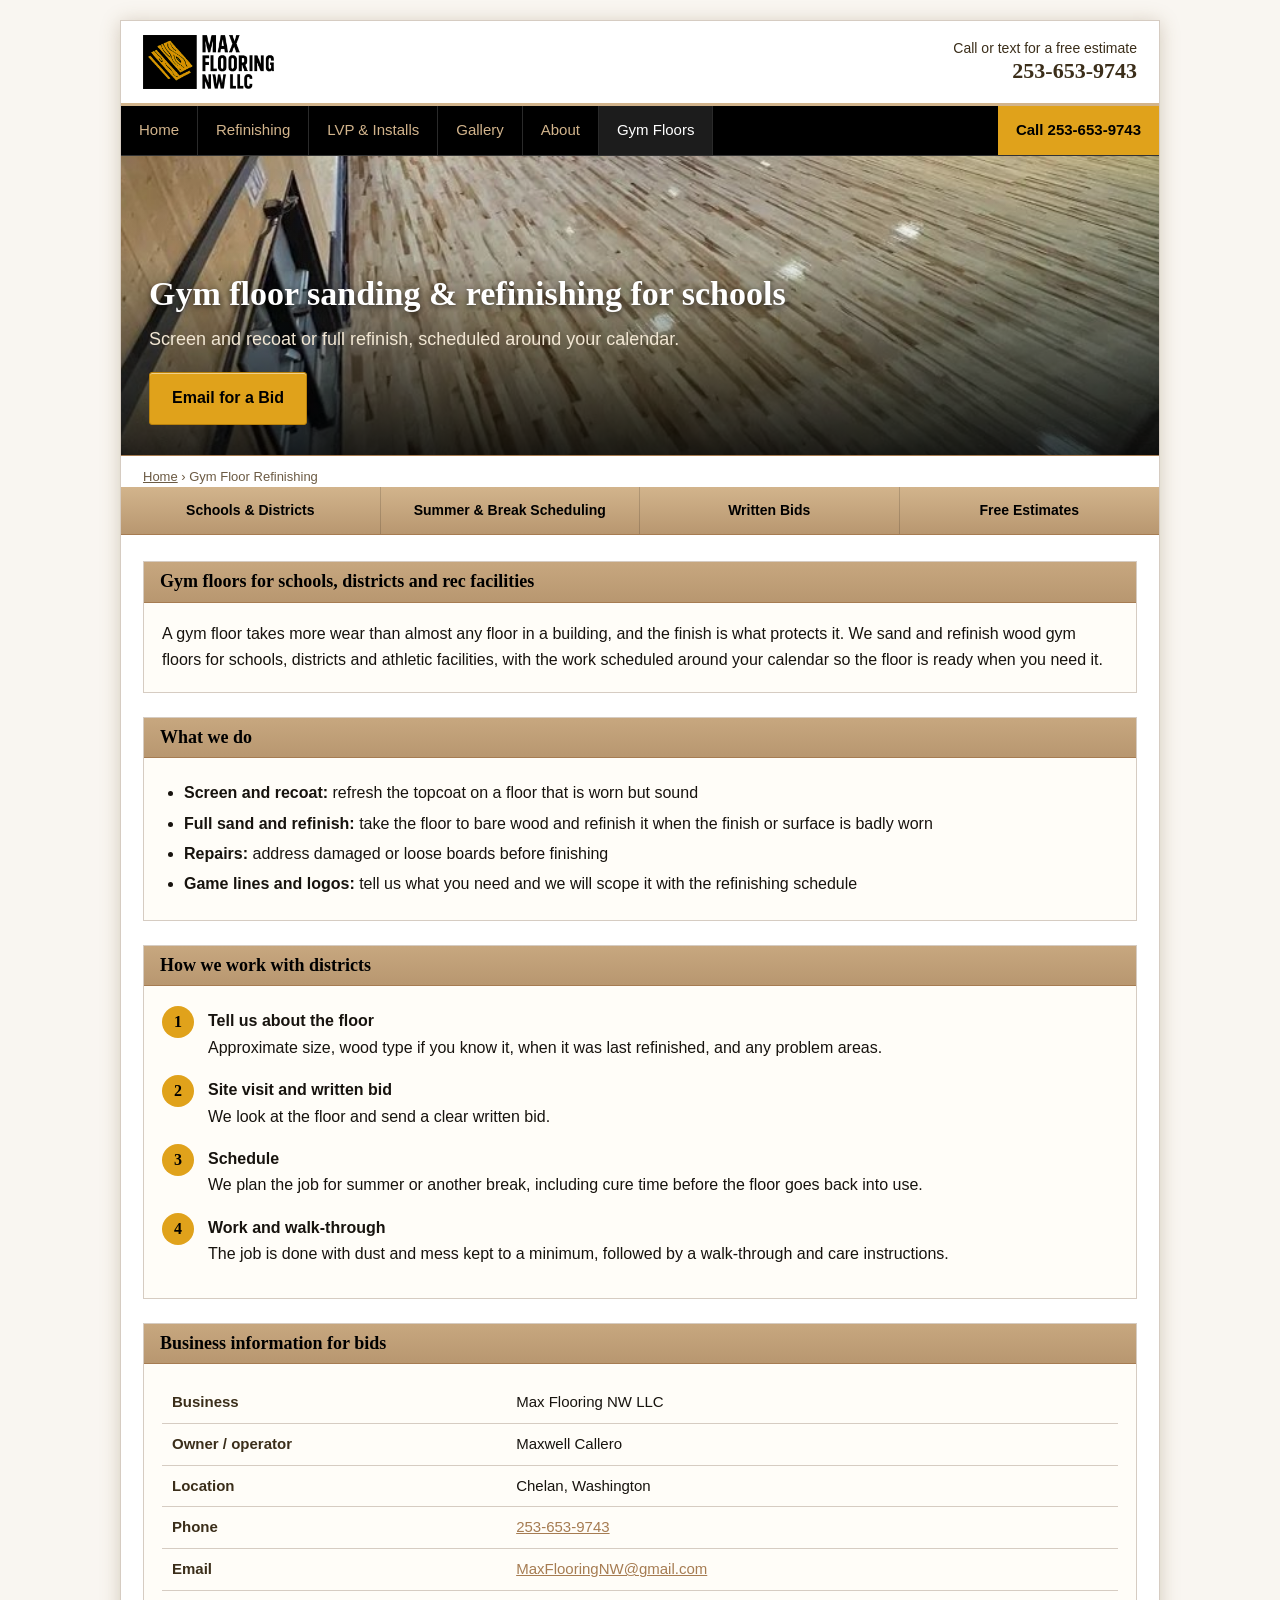
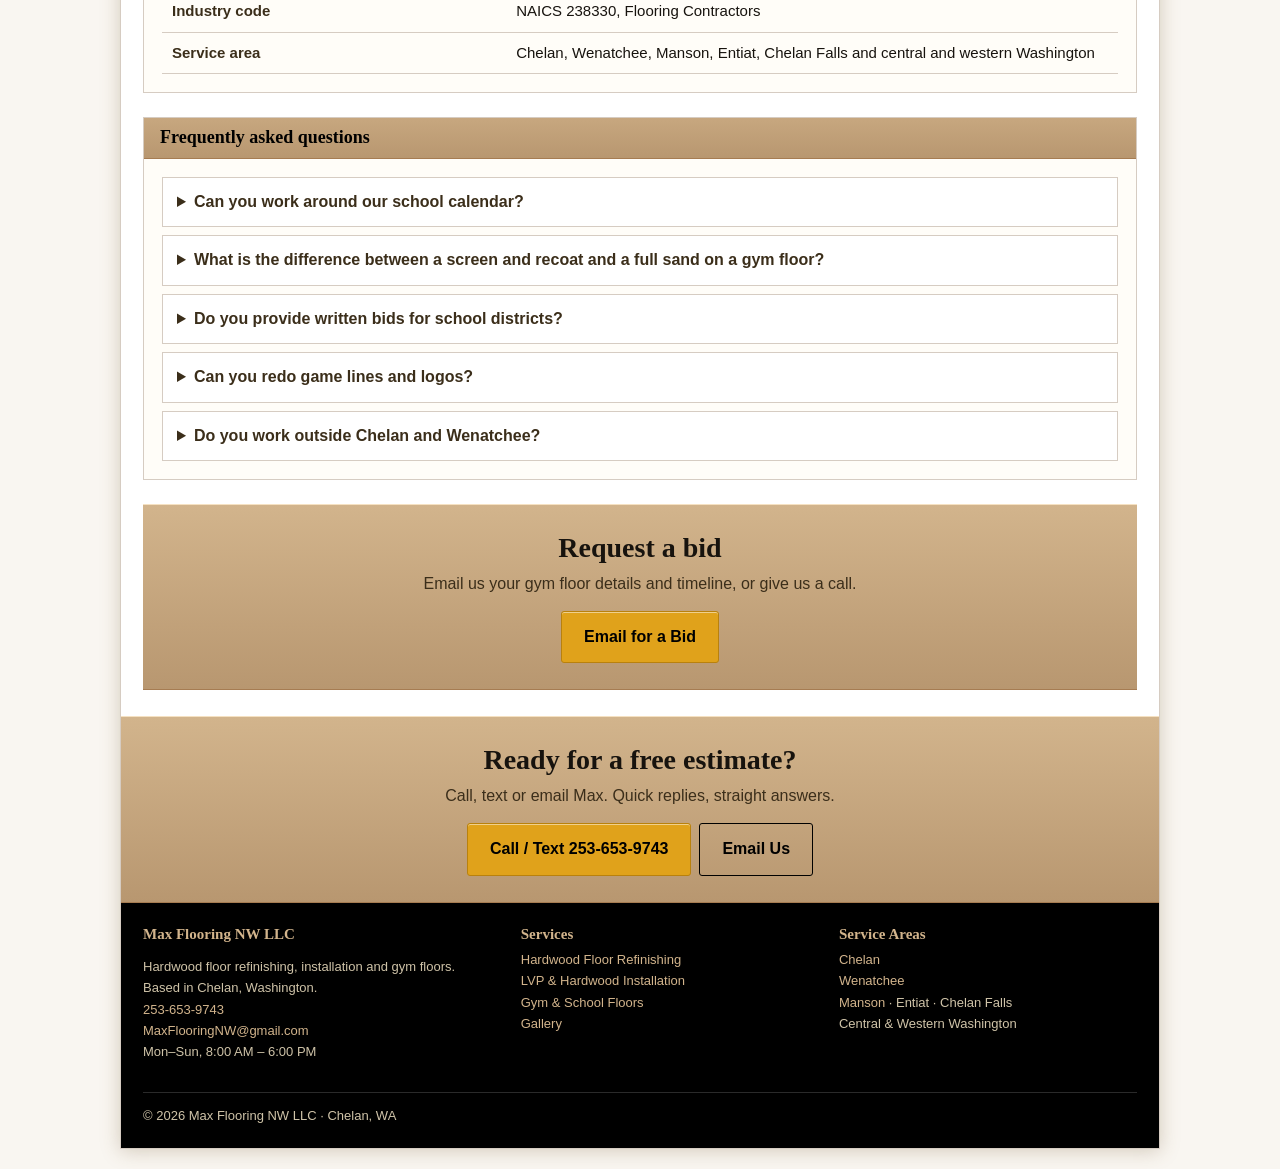
<file: gym-floor-refinishing/index.html>
<!DOCTYPE html>
<html lang="en">
<head>
<meta charset="UTF-8">
<meta name="viewport" content="width=device-width, initial-scale=1">
<title>Gym Floor Sanding &amp; Refinishing for Schools | Max Flooring NW</title>
<meta name="description" content="Gym floor screen and recoat and full sand and refinish for schools, districts and athletic facilities in Washington. Written bids and break scheduling.">
<link rel="canonical" href="https://maxflooringnw.com/gym-floor-refinishing/">

<link rel="icon" href="/favicon.png" type="image/png">
<link rel="apple-touch-icon" href="/apple-touch-icon.png">
<meta property="og:type" content="website">
<meta property="og:site_name" content="Max Flooring NW LLC">
<meta property="og:title" content="Gym Floor Sanding &amp; Refinishing for Schools | Max Flooring NW">
<meta property="og:description" content="Gym floor screen and recoat and full sand and refinish for schools, districts and athletic facilities in Washington. Written bids and break scheduling.">
<meta property="og:url" content="https://maxflooringnw.com/gym-floor-refinishing/">
<meta property="og:image" content="https://maxflooringnw.com/img/og-image.jpg">
<meta name="twitter:card" content="summary_large_image">
<meta name="theme-color" content="#000000">
<link rel="stylesheet" href="/styles.css?v=4">
<script type="application/ld+json">{"@context": "https://schema.org", "@type": "Service", "name": "Gym and athletic floor refinishing", "description": "Screen and recoat and full sand and refinish of wood gym floors for schools, districts and athletic facilities.", "provider": {"@id": "https://maxflooringnw.com/#business"}, "areaServed": "Washington", "url": "https://maxflooringnw.com/gym-floor-refinishing/"}</script>
<script type="application/ld+json">{"@context": "https://schema.org", "@type": "FAQPage", "mainEntity": [{"@type": "Question", "name": "Can you work around our school calendar?", "acceptedAnswer": {"@type": "Answer", "text": "Yes. Gym floor work is usually planned for summer or other breaks so the floor has time to cure before students return. Tell us your window in your bid request and we will confirm what fits."}}, {"@type": "Question", "name": "What is the difference between a screen and recoat and a full sand on a gym floor?", "acceptedAnswer": {"@type": "Answer", "text": "A screen and recoat refreshes the topcoat and is the lighter, quicker maintenance option when the finish is worn but the wood is sound. A full sand and refinish removes the old finish and surface damage down to bare wood and is the bigger job. We will recommend one after looking at the floor."}}, {"@type": "Question", "name": "Do you provide written bids for school districts?", "acceptedAnswer": {"@type": "Answer", "text": "Yes. Send the floor size, wood type if known, the last time it was refinished, and your target dates, and we will respond with a written bid."}}, {"@type": "Question", "name": "Can you redo game lines and logos?", "acceptedAnswer": {"@type": "Answer", "text": "Tell us what you need in your bid request and we will scope it with the refinishing schedule. Court layouts and paint need to be planned before the final coats."}}, {"@type": "Question", "name": "Do you work outside Chelan and Wenatchee?", "acceptedAnswer": {"@type": "Answer", "text": "Yes. We are based in Chelan and serve central and western Washington. Send us the location and we will let you know."}}]}</script>
</head>
<body>
<div class="wrap">
<div class="top"><a href="/"><img src="/img/logo.png" width="131" height="54" alt="Max Flooring NW LLC logo"></a>
<div class="call">Call or text for a free estimate<strong><a href="tel:+12536539743">253-653-9743</a></strong></div></div>
<nav class="nav" aria-label="Main"><ul><li><a href="/">Home</a></li><li><a href="/hardwood-floor-refinishing/">Refinishing</a></li><li><a href="/lvp-flooring-installation/">LVP & Installs</a></li><li><a href="/gallery/">Gallery</a></li><li><a href="/about/">About</a></li><li><a class=on href="/gym-floor-refinishing/">Gym Floors</a></li><li class="cta"><a class="cta" href="tel:+12536539743">Call 253-653-9743</a></li></ul></nav>
<header class="hero sm gymhero" style="background-image:url(/img/gym-floor-900.jpg)"><div class="in"><h1>Gym floor sanding &amp; refinishing for schools</h1><p>Screen and recoat or full refinish, scheduled around your calendar.</p><a class="btn" href="mailto:MaxFlooringNW@gmail.com?subject=Gym%20floor%20bid%20request">Email for a Bid</a></div></header>
<div class="crumbs"><a href="/">Home</a> &rsaquo; Gym Floor Refinishing</div>
<main>
<div class="strip"><div>Schools &amp; Districts</div><div>Summer &amp; Break Scheduling</div><div>Written Bids</div><div>Free Estimates</div></div><div class="content">
<section class="box"><div class="box-hd"><h2>Gym floors for schools, districts and rec facilities</h2></div><div class="box-bd prose"><p>A gym floor takes more wear than almost any floor in a building, and the finish is what protects it. We sand and refinish wood gym floors for schools, districts and athletic facilities, with the work scheduled around your calendar so the floor is ready when you need it.</p></div></section>
<section class="box"><div class="box-hd"><h2>What we do</h2></div><div class="box-bd prose"><ul><li><strong>Screen and recoat:</strong> refresh the topcoat on a floor that is worn but sound</li>
<li><strong>Full sand and refinish:</strong> take the floor to bare wood and refinish it when the finish or surface is badly worn</li>
<li><strong>Repairs:</strong> address damaged or loose boards before finishing</li>
<li><strong>Game lines and logos:</strong> tell us what you need and we will scope it with the refinishing schedule</li></ul></div></section>
<section class="box"><div class="box-hd"><h2>How we work with districts</h2></div><div class="box-bd prose"><ol class="steps">
<li><strong>Tell us about the floor</strong>Approximate size, wood type if you know it, when it was last refinished, and any problem areas.</li>
<li><strong>Site visit and written bid</strong>We look at the floor and send a clear written bid.</li>
<li><strong>Schedule</strong>We plan the job for summer or another break, including cure time before the floor goes back into use.</li>
<li><strong>Work and walk-through</strong>The job is done with dust and mess kept to a minimum, followed by a walk-through and care instructions.</li></ol></div></section>
<section class="box"><div class="box-hd"><h2>Business information for bids</h2></div><div class="box-bd prose"><table class="facts"><tr><th>Business</th><td>Max Flooring NW LLC</td></tr><tr><th>Owner / operator</th><td>Maxwell Callero</td></tr>
<tr><th>Location</th><td>Chelan, Washington</td></tr><tr><th>Phone</th><td><a href="tel:+12536539743">253-653-9743</a></td></tr>
<tr><th>Email</th><td><a href="mailto:MaxFlooringNW@gmail.com">MaxFlooringNW@gmail.com</a></td></tr><tr><th>Industry code</th><td>NAICS 238330, Flooring Contractors</td></tr>
<tr><th>Service area</th><td>Chelan, Wenatchee, Manson, Entiat, Chelan Falls and central and western Washington</td></tr></table>
<!-- TODO: add WA contractor registration #, UBI #, insurance/bonding details, and references once confirmed --></div></section>
<section class="box"><div class="box-hd"><h2>Frequently asked questions</h2></div><div class="box-bd prose"><details><summary>Can you work around our school calendar?</summary><p>Yes. Gym floor work is usually planned for summer or other breaks so the floor has time to cure before students return. Tell us your window in your bid request and we will confirm what fits.</p></details><details><summary>What is the difference between a screen and recoat and a full sand on a gym floor?</summary><p>A screen and recoat refreshes the topcoat and is the lighter, quicker maintenance option when the finish is worn but the wood is sound. A full sand and refinish removes the old finish and surface damage down to bare wood and is the bigger job. We will recommend one after looking at the floor.</p></details><details><summary>Do you provide written bids for school districts?</summary><p>Yes. Send the floor size, wood type if known, the last time it was refinished, and your target dates, and we will respond with a written bid.</p></details><details><summary>Can you redo game lines and logos?</summary><p>Tell us what you need in your bid request and we will scope it with the refinishing schedule. Court layouts and paint need to be planned before the final coats.</p></details><details><summary>Do you work outside Chelan and Wenatchee?</summary><p>Yes. We are based in Chelan and serve central and western Washington. Send us the location and we will let you know.</p></details></div></section>
<div class="cta-band" style="margin:0"><h2>Request a bid</h2><p>Email us your gym floor details and timeline, or give us a call.</p><a class="btn" href="mailto:MaxFlooringNW@gmail.com?subject=Gym%20floor%20bid%20request">Email for a Bid</a></div>
</div>
</main>
<div class="cta-band"><h2>Ready for a free estimate?</h2>
<p>Call, text or email Max. Quick replies, straight answers.</p>
<a class="btn" href="tel:+12536539743">Call / Text 253-653-9743</a><a class="btn dark" href="mailto:MaxFlooringNW@gmail.com">Email Us</a></div>
<div class="footer"><div class="fg">
<div><h3>Max Flooring NW LLC</h3><p>Hardwood floor refinishing, installation and gym floors.<br>Based in Chelan, Washington.<br>
<a href="tel:+12536539743">253-653-9743</a><br><a href="mailto:MaxFlooringNW@gmail.com">MaxFlooringNW@gmail.com</a><br>Mon&ndash;Sun, 8:00 AM &ndash; 6:00 PM</p></div>
<div><h3>Services</h3><ul><li><a href="/hardwood-floor-refinishing/">Hardwood Floor Refinishing</a></li>
<li><a href="/lvp-flooring-installation/">LVP &amp; Hardwood Installation</a></li><li><a href="/gym-floor-refinishing/">Gym &amp; School Floors</a></li>
<li><a href="/gallery/">Gallery</a></li></ul></div>
<div><h3>Service Areas</h3><ul><li><a href="/floor-refinishing-chelan/">Chelan</a></li><li><a href="/hardwood-floors-wenatchee/">Wenatchee</a></li>
<li><a href="/hardwood-floors-manson/">Manson</a> &middot; Entiat &middot; Chelan Falls</li><li>Central &amp; Western Washington</li></ul></div></div>
<div class="copy">&copy; 2026 Max Flooring NW LLC &middot; Chelan, WA</div></div>
</div>
<div class="callbar"><a href="tel:+12536539743">Call</a><a href="sms:+12536539743">Text</a></div>
</body>
</html>
</file>
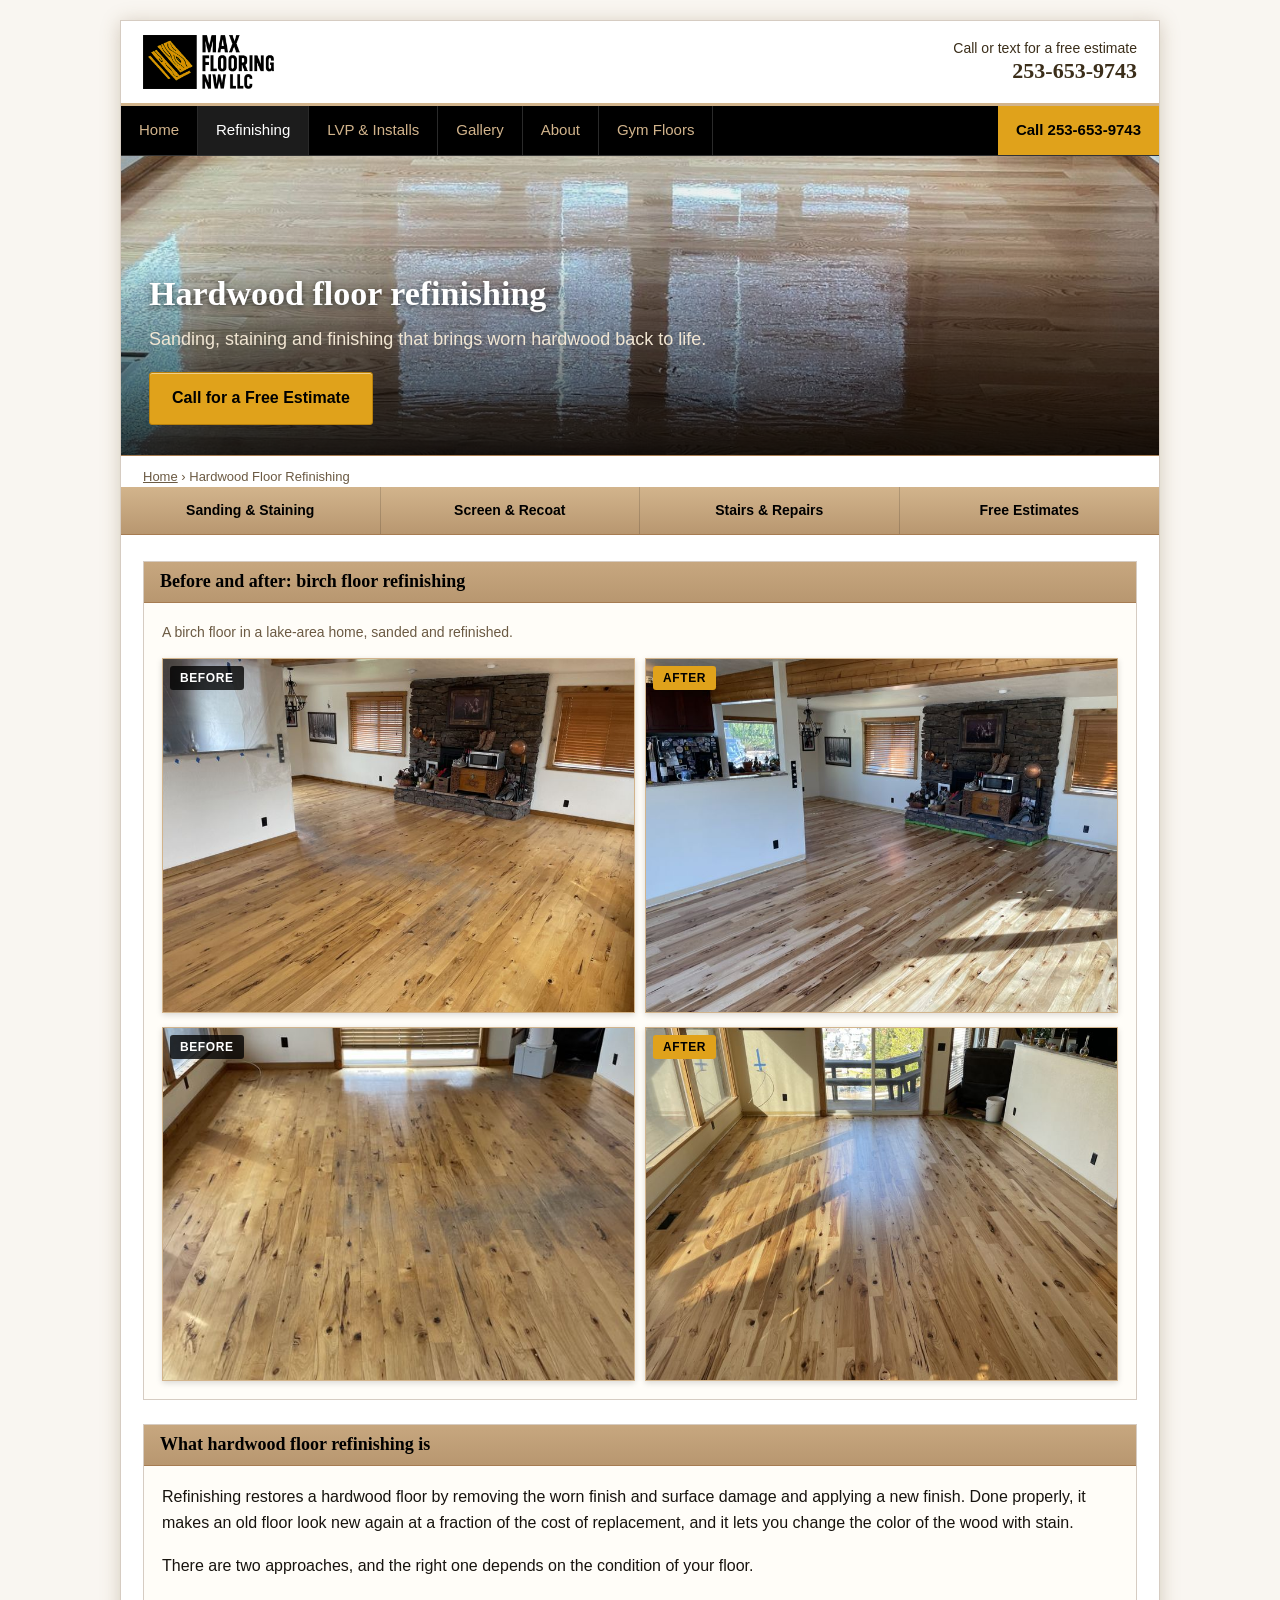
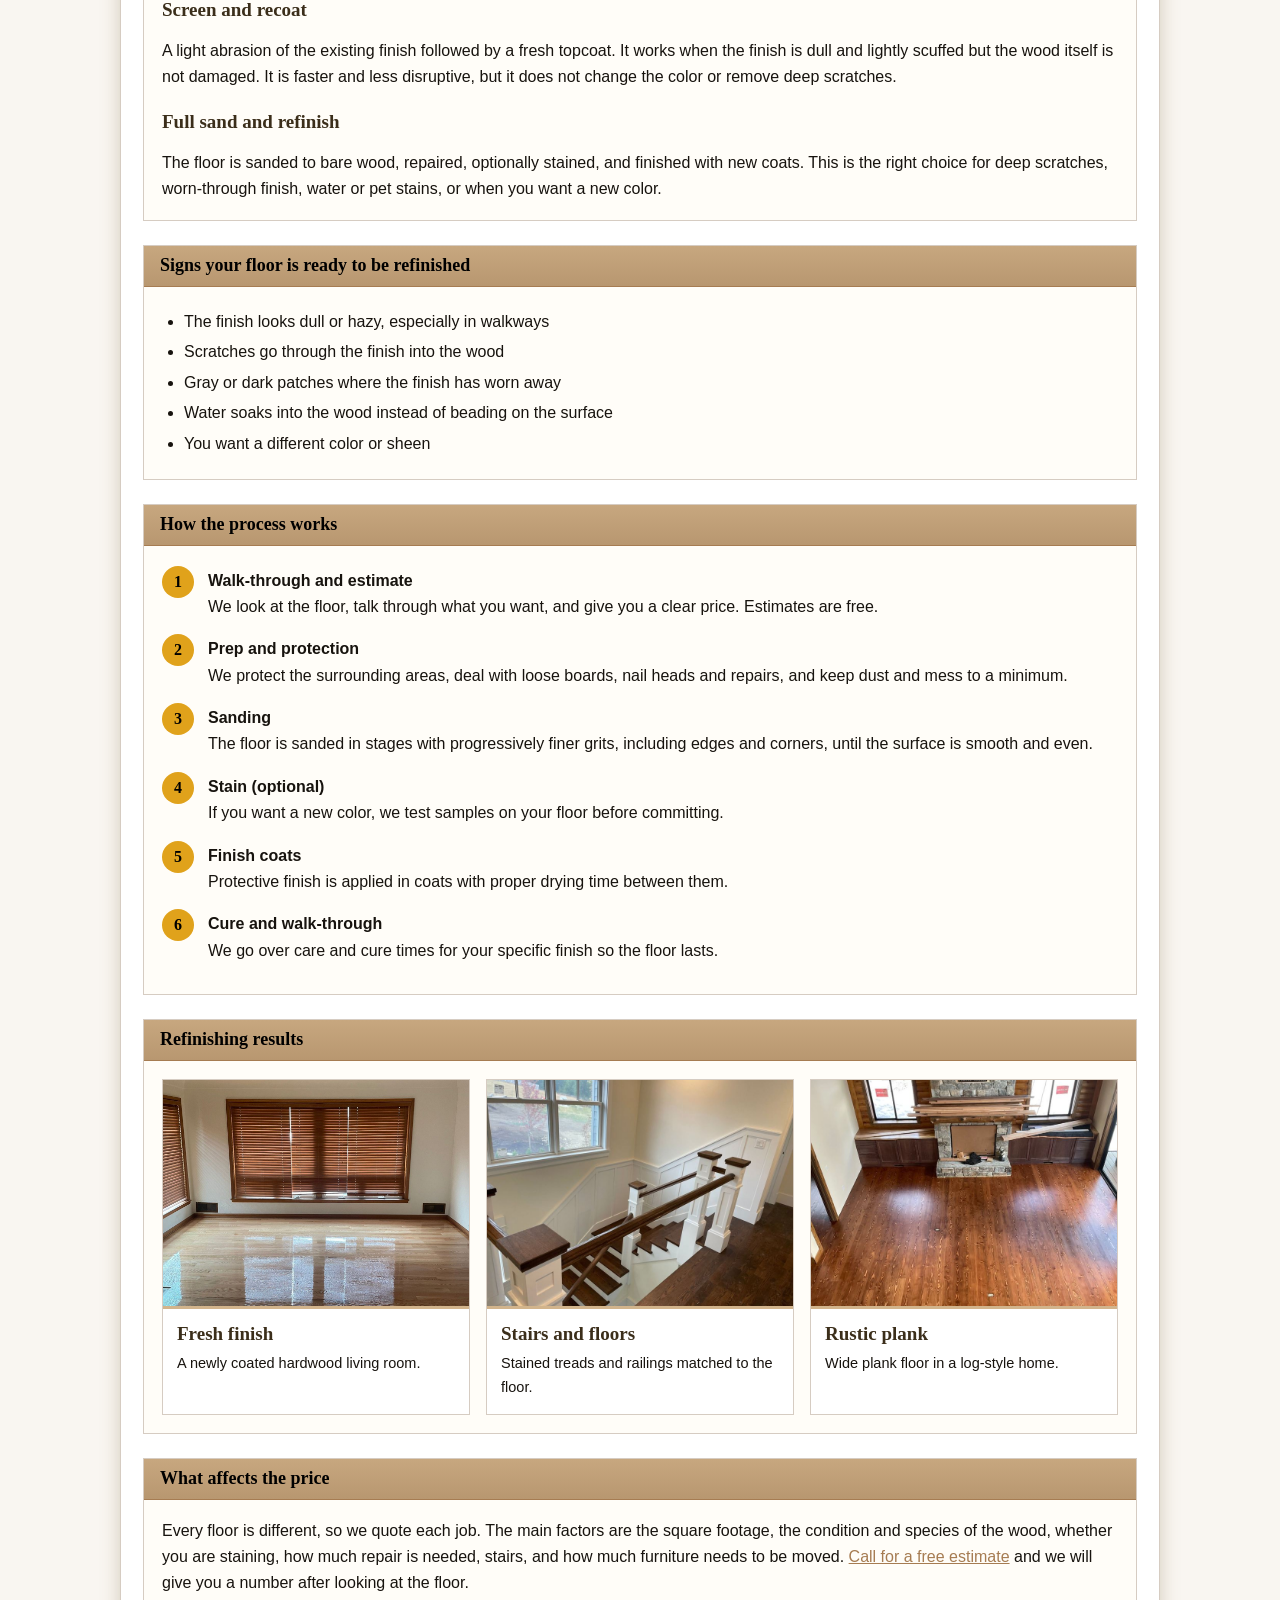
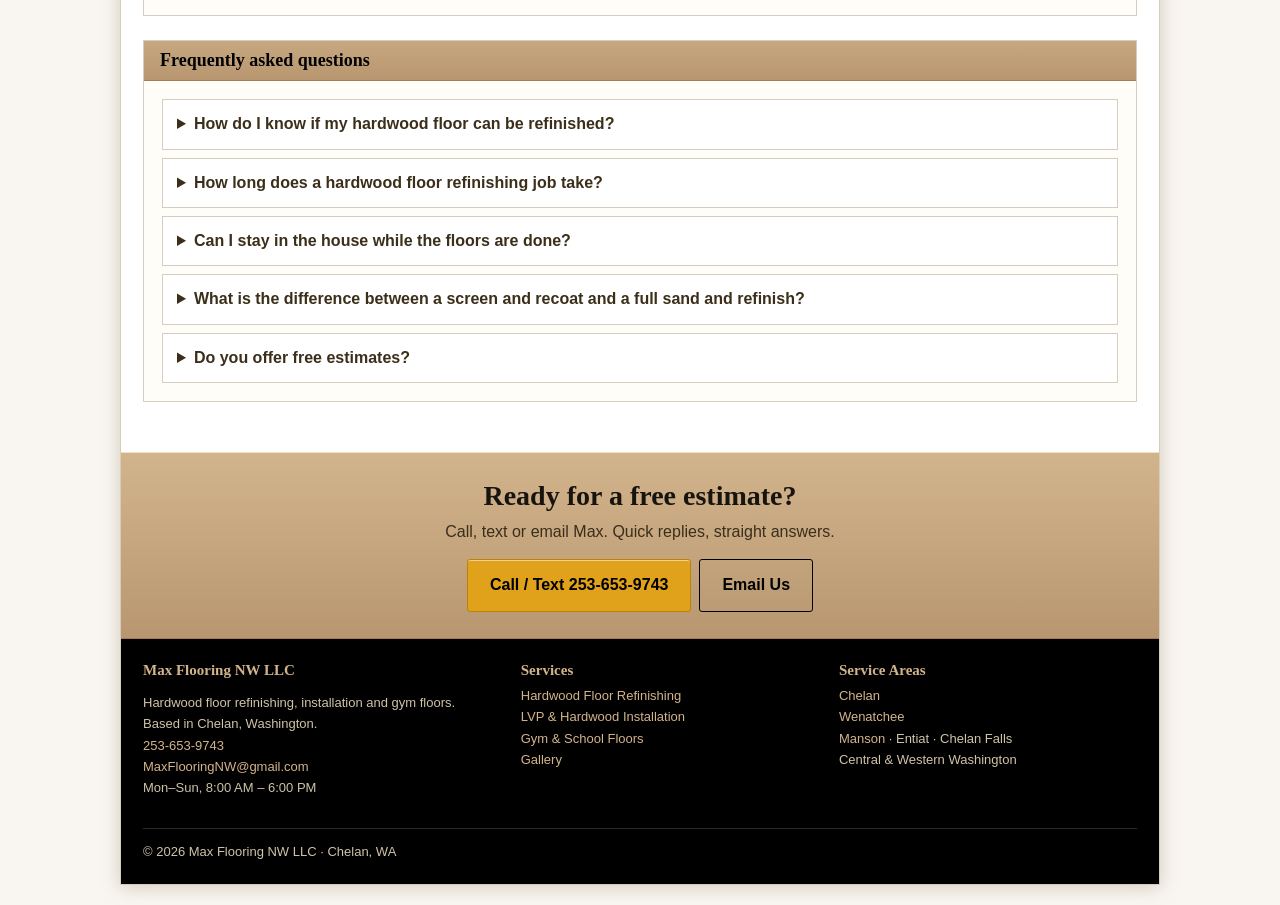
<file: hardwood-floor-refinishing/index.html>
<!DOCTYPE html>
<html lang="en">
<head>
<meta charset="UTF-8">
<meta name="viewport" content="width=device-width, initial-scale=1">
<title>Hardwood Floor Refinishing &amp; Sanding | Max Flooring NW</title>
<meta name="description" content="Hardwood floor sanding, staining and refinishing for homes and businesses in Chelan, Wenatchee and central Washington. See how it works. Free estimates.">
<link rel="canonical" href="https://maxflooringnw.com/hardwood-floor-refinishing/">

<link rel="icon" href="/favicon.png" type="image/png">
<link rel="apple-touch-icon" href="/apple-touch-icon.png">
<meta property="og:type" content="website">
<meta property="og:site_name" content="Max Flooring NW LLC">
<meta property="og:title" content="Hardwood Floor Refinishing &amp; Sanding | Max Flooring NW">
<meta property="og:description" content="Hardwood floor sanding, staining and refinishing for homes and businesses in Chelan, Wenatchee and central Washington. See how it works. Free estimates.">
<meta property="og:url" content="https://maxflooringnw.com/hardwood-floor-refinishing/">
<meta property="og:image" content="https://maxflooringnw.com/img/og-image.jpg">
<meta name="twitter:card" content="summary_large_image">
<meta name="theme-color" content="#000000">
<link rel="stylesheet" href="/styles.css?v=4">
<script type="application/ld+json">{"@context": "https://schema.org", "@type": "Service", "name": "Hardwood floor sanding and refinishing", "description": "Sanding, staining and refinishing of hardwood floors, including screen and recoat and full sand and refinish.", "provider": {"@id": "https://maxflooringnw.com/#business"}, "areaServed": "Washington", "url": "https://maxflooringnw.com/hardwood-floor-refinishing/"}</script>
<script type="application/ld+json">{"@context": "https://schema.org", "@type": "FAQPage", "mainEntity": [{"@type": "Question", "name": "How do I know if my hardwood floor can be refinished?", "acceptedAnswer": {"@type": "Answer", "text": "Most solid hardwood floors can be sanded and refinished several times. Engineered floors depend on the thickness of the top wood layer. Send a few photos or book a free estimate and we will tell you what your floor can handle before you spend anything."}}, {"@type": "Question", "name": "How long does a hardwood floor refinishing job take?", "acceptedAnswer": {"@type": "Answer", "text": "It depends on the square footage, the condition of the floor, whether you are staining, and the finish system used. A typical room or two is a matter of days, not weeks. We give you a realistic schedule, including dry and cure times, with your estimate."}}, {"@type": "Question", "name": "Can I stay in the house while the floors are done?", "acceptedAnswer": {"@type": "Answer", "text": "Most people can, but you will need to stay off the floor while the finish is wet and avoid heavy furniture and rugs while it cures. We plan the work in sections when possible and will walk you through what to expect."}}, {"@type": "Question", "name": "What is the difference between a screen and recoat and a full sand and refinish?", "acceptedAnswer": {"@type": "Answer", "text": "A screen and recoat lightly abrades the existing finish and adds a fresh topcoat. It works when the finish is dull but the wood is not damaged. A full sand takes the floor down to bare wood, which is needed for deep scratches, stains, color changes or a failed finish."}}, {"@type": "Question", "name": "Do you offer free estimates?", "acceptedAnswer": {"@type": "Answer", "text": "Yes. Call or text 253-653-9743, or send a message through the contact page."}}]}</script>
</head>
<body>
<div class="wrap">
<div class="top"><a href="/"><img src="/img/logo.png" width="131" height="54" alt="Max Flooring NW LLC logo"></a>
<div class="call">Call or text for a free estimate<strong><a href="tel:+12536539743">253-653-9743</a></strong></div></div>
<nav class="nav" aria-label="Main"><ul><li><a href="/">Home</a></li><li><a class=on href="/hardwood-floor-refinishing/">Refinishing</a></li><li><a href="/lvp-flooring-installation/">LVP & Installs</a></li><li><a href="/gallery/">Gallery</a></li><li><a href="/about/">About</a></li><li><a href="/gym-floor-refinishing/">Gym Floors</a></li><li class="cta"><a class="cta" href="tel:+12536539743">Call 253-653-9743</a></li></ul></nav>
<header class="hero sm" style="background-image:url(/img/oak-refinish-gloss-1600.jpg);background-position:center 75%"><div class="in"><h1>Hardwood floor refinishing</h1><p>Sanding, staining and finishing that brings worn hardwood back to life.</p><a class="btn" href="tel:+12536539743">Call for a Free Estimate</a></div></header>
<div class="crumbs"><a href="/">Home</a> &rsaquo; Hardwood Floor Refinishing</div>
<main>
<div class="strip"><div>Sanding &amp; Staining</div><div>Screen &amp; Recoat</div><div>Stairs &amp; Repairs</div><div>Free Estimates</div></div><div class="content">
<section class="box"><div class="box-hd"><h2>Before and after: birch floor refinishing</h2></div><div class="box-bd"><p class="ba-note">A birch floor in a lake-area home, sanded and refinished.</p><div class="ba"><figure><span class="tag before">Before</span><img src="/img/birch-before-fireplace-800.jpg" srcset="/img/birch-before-fireplace-800.jpg 800w, /img/birch-before-fireplace-1600.jpg 1600w" sizes="(max-width:760px) 50vw, 320px" width="800" height="600" alt="Worn birch floor before refinishing, near the stone fireplace" loading="lazy"></figure><figure><span class="tag after">After</span><img src="/img/birch-after-fireplace-800.jpg" srcset="/img/birch-after-fireplace-800.jpg 800w, /img/birch-after-fireplace-1600.jpg 1600w" sizes="(max-width:760px) 50vw, 320px" width="800" height="600" alt="Birch floor after sanding and refinishing, near the stone fireplace" loading="lazy"></figure></div><div class="ba"><figure><span class="tag before">Before</span><img src="/img/birch-before-slider-800.jpg" srcset="/img/birch-before-slider-800.jpg 800w, /img/birch-before-slider-1600.jpg 1600w" sizes="(max-width:760px) 50vw, 320px" width="600" height="800" alt="Birch floor before refinishing, in front of the sliding glass door" loading="lazy"></figure><figure><span class="tag after">After</span><img src="/img/birch-after-slider-800.jpg" srcset="/img/birch-after-slider-800.jpg 800w, /img/birch-after-slider-1600.jpg 1600w" sizes="(max-width:760px) 50vw, 320px" width="800" height="600" alt="Birch floor after refinishing with sunlight from the sliding glass door" loading="lazy"></figure></div></div></section>
<section class="box"><div class="box-hd"><h2>What hardwood floor refinishing is</h2></div><div class="box-bd prose"><p>Refinishing restores a hardwood floor by removing the worn finish and surface damage and applying a new finish. Done properly, it makes an old floor look new again at a fraction of the cost of replacement, and it lets you change the color of the wood with stain.</p>
<p>There are two approaches, and the right one depends on the condition of your floor.</p>
<h3>Screen and recoat</h3><p>A light abrasion of the existing finish followed by a fresh topcoat. It works when the finish is dull and lightly scuffed but the wood itself is not damaged. It is faster and less disruptive, but it does not change the color or remove deep scratches.</p>
<h3>Full sand and refinish</h3><p>The floor is sanded to bare wood, repaired, optionally stained, and finished with new coats. This is the right choice for deep scratches, worn-through finish, water or pet stains, or when you want a new color.</p></div></section>
<section class="box"><div class="box-hd"><h2>Signs your floor is ready to be refinished</h2></div><div class="box-bd prose"><ul><li>The finish looks dull or hazy, especially in walkways</li><li>Scratches go through the finish into the wood</li><li>Gray or dark patches where the finish has worn away</li><li>Water soaks into the wood instead of beading on the surface</li><li>You want a different color or sheen</li></ul></div></section>
<section class="box"><div class="box-hd"><h2>How the process works</h2></div><div class="box-bd prose"><ol class="steps">
<li><strong>Walk-through and estimate</strong>We look at the floor, talk through what you want, and give you a clear price. Estimates are free.</li>
<li><strong>Prep and protection</strong>We protect the surrounding areas, deal with loose boards, nail heads and repairs, and keep dust and mess to a minimum.</li>
<li><strong>Sanding</strong>The floor is sanded in stages with progressively finer grits, including edges and corners, until the surface is smooth and even.</li>
<li><strong>Stain (optional)</strong>If you want a new color, we test samples on your floor before committing.</li>
<li><strong>Finish coats</strong>Protective finish is applied in coats with proper drying time between them.</li>
<li><strong>Cure and walk-through</strong>We go over care and cure times for your specific finish so the floor lasts.</li></ol></div></section>
<section class="box"><div class="box-hd"><h2>Refinishing results</h2></div><div class="box-bd"><div class="cards">
<div class="card"><div class="ph"><img src="/img/oak-refinish-gloss-800.jpg" srcset="/img/oak-refinish-gloss-800.jpg 800w, /img/oak-refinish-gloss-1600.jpg 1600w" sizes="(max-width:760px) 100vw, 340px" width="800" height="1067" alt="Freshly finished hardwood floor in a living room with wood blinds" loading="lazy" ></div><div class="tx"><h3>Fresh finish</h3><p>A newly coated hardwood living room.</p></div></div>
<div class="card"><div class="ph"><img src="/img/oak-stairs-stained-800.jpg" srcset="/img/oak-stairs-stained-800.jpg 800w, /img/oak-stairs-stained-1600.jpg 1600w" sizes="(max-width:760px) 100vw, 340px" width="800" height="640" alt="Stained oak stair treads, railing and hardwood floor beside white paneling" loading="lazy" ></div><div class="tx"><h3>Stairs and floors</h3><p>Stained treads and railings matched to the floor.</p></div></div>
<div class="card"><div class="ph"><img src="/img/cabin-fir-fireplace-800.jpg" srcset="/img/cabin-fir-fireplace-800.jpg 800w, /img/cabin-fir-fireplace-1600.jpg 1600w" sizes="(max-width:760px) 100vw, 340px" width="800" height="1067" alt="Refinished plank floor in a log-style home with a stone fireplace" loading="lazy" ></div><div class="tx"><h3>Rustic plank</h3><p>Wide plank floor in a log-style home.</p></div></div>
</div></div></section>
<section class="box"><div class="box-hd"><h2>What affects the price</h2></div><div class="box-bd prose"><p>Every floor is different, so we quote each job. The main factors are the square footage, the condition and species of the wood, whether you are staining, how much repair is needed, stairs, and how much furniture needs to be moved. <a href="tel:+12536539743">Call for a free estimate</a> and we will give you a number after looking at the floor.</p></div></section>
<section class="box"><div class="box-hd"><h2>Frequently asked questions</h2></div><div class="box-bd prose"><details><summary>How do I know if my hardwood floor can be refinished?</summary><p>Most solid hardwood floors can be sanded and refinished several times. Engineered floors depend on the thickness of the top wood layer. Send a few photos or book a free estimate and we will tell you what your floor can handle before you spend anything.</p></details><details><summary>How long does a hardwood floor refinishing job take?</summary><p>It depends on the square footage, the condition of the floor, whether you are staining, and the finish system used. A typical room or two is a matter of days, not weeks. We give you a realistic schedule, including dry and cure times, with your estimate.</p></details><details><summary>Can I stay in the house while the floors are done?</summary><p>Most people can, but you will need to stay off the floor while the finish is wet and avoid heavy furniture and rugs while it cures. We plan the work in sections when possible and will walk you through what to expect.</p></details><details><summary>What is the difference between a screen and recoat and a full sand and refinish?</summary><p>A screen and recoat lightly abrades the existing finish and adds a fresh topcoat. It works when the finish is dull but the wood is not damaged. A full sand takes the floor down to bare wood, which is needed for deep scratches, stains, color changes or a failed finish.</p></details><details><summary>Do you offer free estimates?</summary><p>Yes. Call or text 253-653-9743, or send a message through the contact page.</p></details></div></section>
</div>
</main>
<div class="cta-band"><h2>Ready for a free estimate?</h2>
<p>Call, text or email Max. Quick replies, straight answers.</p>
<a class="btn" href="tel:+12536539743">Call / Text 253-653-9743</a><a class="btn dark" href="mailto:MaxFlooringNW@gmail.com">Email Us</a></div>
<div class="footer"><div class="fg">
<div><h3>Max Flooring NW LLC</h3><p>Hardwood floor refinishing, installation and gym floors.<br>Based in Chelan, Washington.<br>
<a href="tel:+12536539743">253-653-9743</a><br><a href="mailto:MaxFlooringNW@gmail.com">MaxFlooringNW@gmail.com</a><br>Mon&ndash;Sun, 8:00 AM &ndash; 6:00 PM</p></div>
<div><h3>Services</h3><ul><li><a href="/hardwood-floor-refinishing/">Hardwood Floor Refinishing</a></li>
<li><a href="/lvp-flooring-installation/">LVP &amp; Hardwood Installation</a></li><li><a href="/gym-floor-refinishing/">Gym &amp; School Floors</a></li>
<li><a href="/gallery/">Gallery</a></li></ul></div>
<div><h3>Service Areas</h3><ul><li><a href="/floor-refinishing-chelan/">Chelan</a></li><li><a href="/hardwood-floors-wenatchee/">Wenatchee</a></li>
<li><a href="/hardwood-floors-manson/">Manson</a> &middot; Entiat &middot; Chelan Falls</li><li>Central &amp; Western Washington</li></ul></div></div>
<div class="copy">&copy; 2026 Max Flooring NW LLC &middot; Chelan, WA</div></div>
</div>
<div class="callbar"><a href="tel:+12536539743">Call</a><a href="sms:+12536539743">Text</a></div>
</body>
</html>
</file>
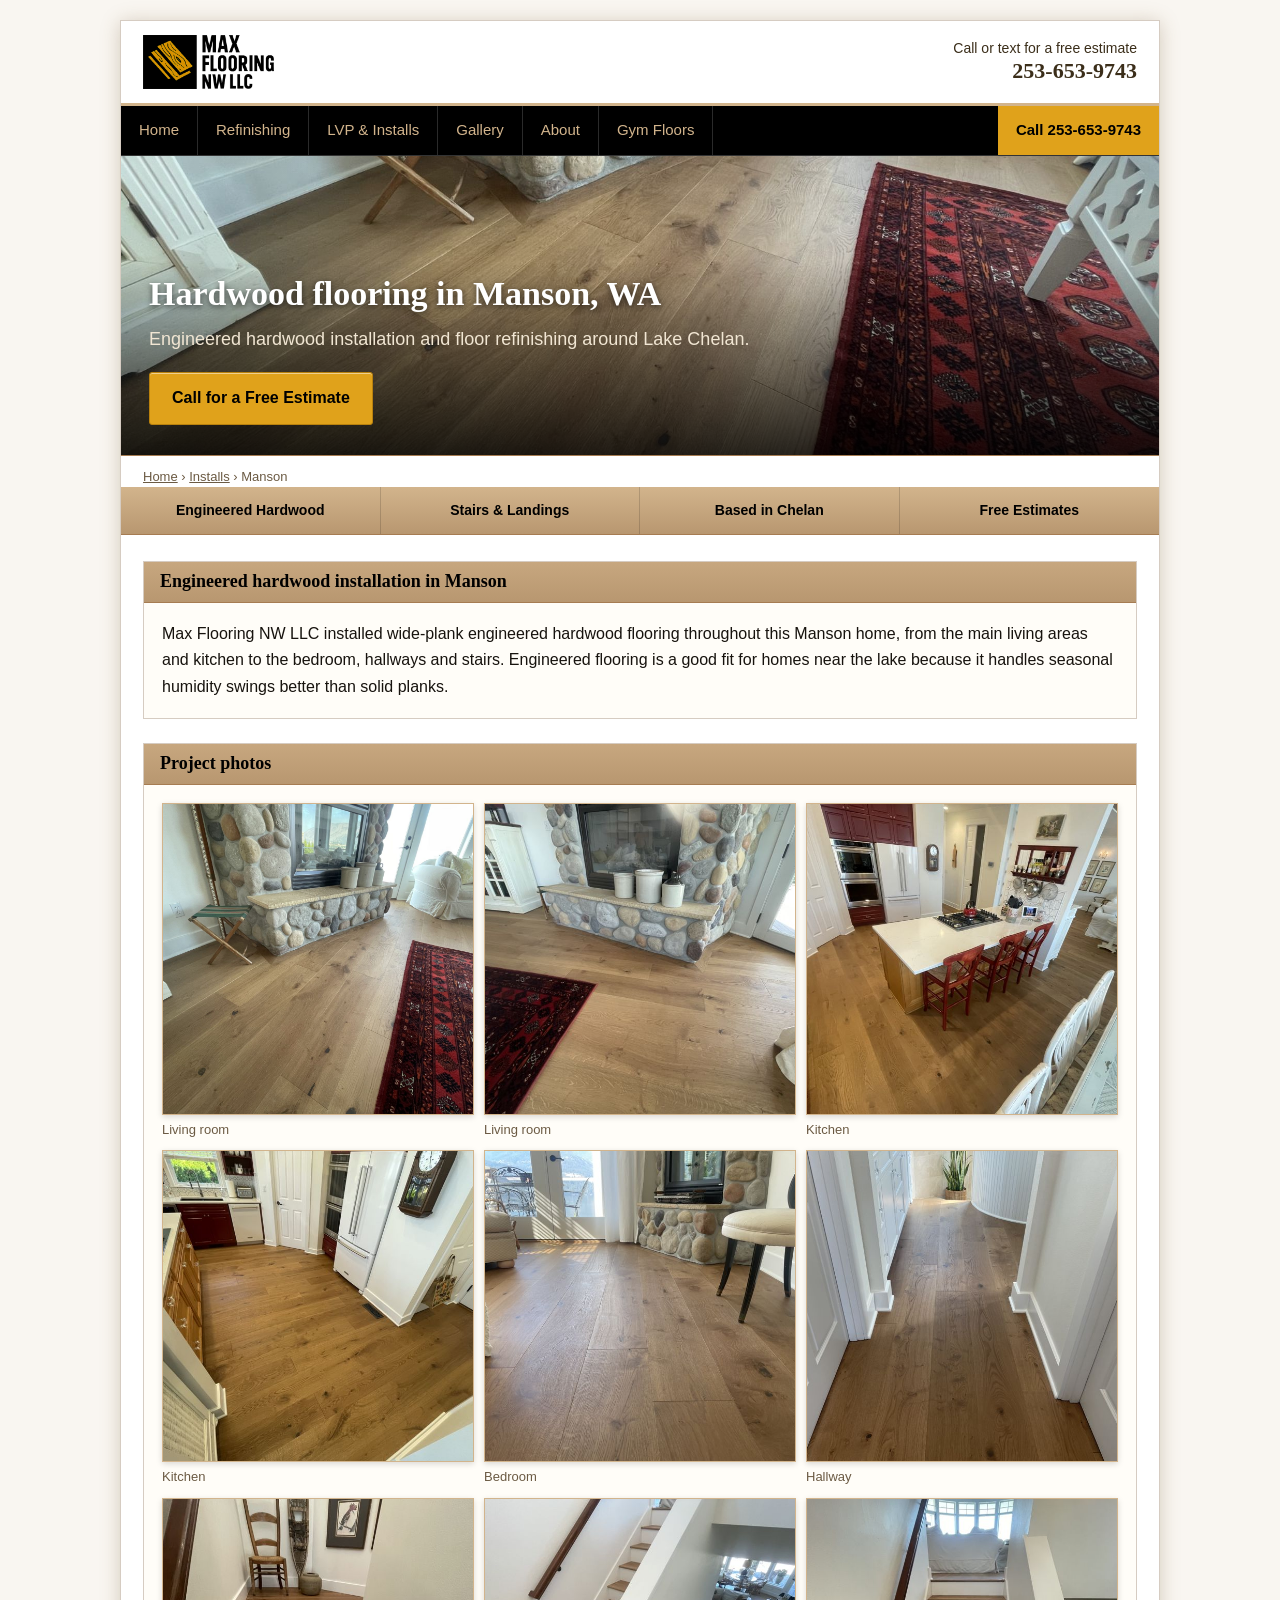
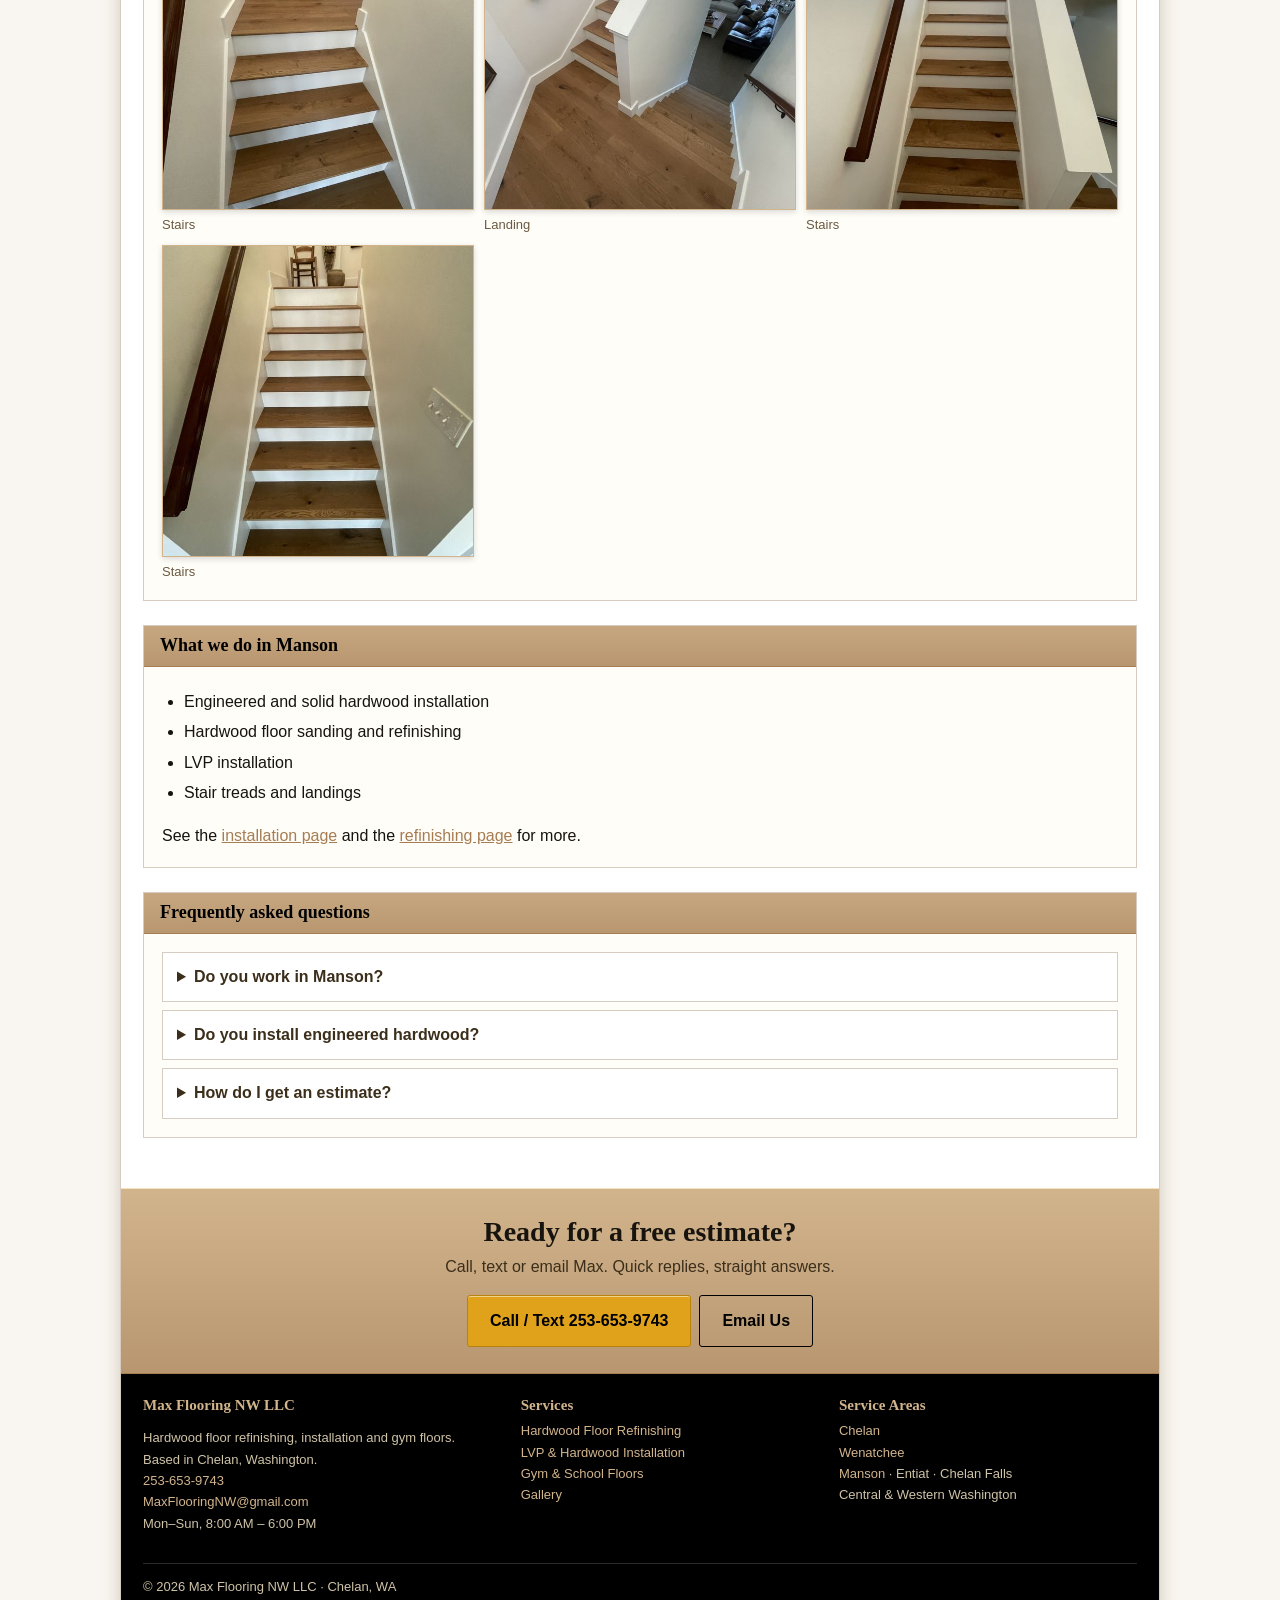
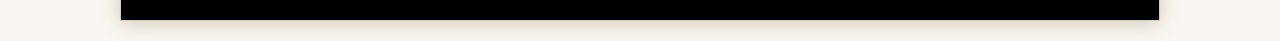
<file: hardwood-floors-manson/index.html>
<!DOCTYPE html>
<html lang="en">
<head>
<meta charset="UTF-8">
<meta name="viewport" content="width=device-width, initial-scale=1">
<title>Engineered Hardwood Flooring in Manson, WA | Max Flooring NW</title>
<meta name="description" content="Engineered hardwood flooring installation in Manson, WA, plus floor sanding and refinishing around Lake Chelan. Free estimates. Call or text 253-653-9743.">
<link rel="canonical" href="https://maxflooringnw.com/hardwood-floors-manson/">

<link rel="icon" href="/favicon.png" type="image/png">
<link rel="apple-touch-icon" href="/apple-touch-icon.png">
<meta property="og:type" content="website">
<meta property="og:site_name" content="Max Flooring NW LLC">
<meta property="og:title" content="Engineered Hardwood Flooring in Manson, WA | Max Flooring NW">
<meta property="og:description" content="Engineered hardwood flooring installation in Manson, WA, plus floor sanding and refinishing around Lake Chelan. Free estimates. Call or text 253-653-9743.">
<meta property="og:url" content="https://maxflooringnw.com/hardwood-floors-manson/">
<meta property="og:image" content="https://maxflooringnw.com/img/og-image.jpg">
<meta name="twitter:card" content="summary_large_image">
<meta name="theme-color" content="#000000">
<link rel="stylesheet" href="/styles.css?v=4">
<script type="application/ld+json">{"@context": "https://schema.org", "@type": "Service", "name": "Hardwood flooring installation and refinishing in Manson, WA", "description": "Engineered hardwood flooring installation and hardwood floor refinishing in Manson, WA.", "provider": {"@id": "https://maxflooringnw.com/#business"}, "areaServed": "Manson, WA", "url": "https://maxflooringnw.com/hardwood-floors-manson/"}</script>
</head>
<body>
<div class="wrap">
<div class="top"><a href="/"><img src="/img/logo.png" width="131" height="54" alt="Max Flooring NW LLC logo"></a>
<div class="call">Call or text for a free estimate<strong><a href="tel:+12536539743">253-653-9743</a></strong></div></div>
<nav class="nav" aria-label="Main"><ul><li><a href="/">Home</a></li><li><a href="/hardwood-floor-refinishing/">Refinishing</a></li><li><a href="/lvp-flooring-installation/">LVP & Installs</a></li><li><a href="/gallery/">Gallery</a></li><li><a href="/about/">About</a></li><li><a href="/gym-floor-refinishing/">Gym Floors</a></li><li class="cta"><a class="cta" href="tel:+12536539743">Call 253-653-9743</a></li></ul></nav>
<header class="hero sm" style="background-image:url(/img/manson-living-fireplace-1600.jpg);background-position:center 70%"><div class="in"><h1>Hardwood flooring in Manson, WA</h1><p>Engineered hardwood installation and floor refinishing around Lake Chelan.</p><a class="btn" href="tel:+12536539743">Call for a Free Estimate</a></div></header>
<div class="crumbs"><a href="/">Home</a> &rsaquo; <a href="/lvp-flooring-installation/">Installs</a> &rsaquo; Manson</div>
<main>
<div class="strip"><div>Engineered Hardwood</div><div>Stairs &amp; Landings</div><div>Based in Chelan</div><div>Free Estimates</div></div><div class="content">
<section class="box"><div class="box-hd"><h2>Engineered hardwood installation in Manson</h2></div><div class="box-bd prose"><p>Max Flooring NW LLC installed wide-plank engineered hardwood flooring throughout this Manson home, from the main living areas and kitchen to the bedroom, hallways and stairs. Engineered flooring is a good fit for homes near the lake because it handles seasonal humidity swings better than solid planks.</p>
<!-- TODO (Max): add details of this job: square footage, brand/species and width of the plank, how it was installed (glue-down, nail-down, floating), and anything unusual like the stairs. Also confirm the homeowner is OK with these photos being public. --></div></section>
<section class="box"><div class="box-hd"><h2>Project photos</h2></div><div class="box-bd"><div class="gallery">
<figure><img src="/img/manson-living-fireplace-800.jpg" srcset="/img/manson-living-fireplace-800.jpg 800w, /img/manson-living-fireplace-1600.jpg 1600w" sizes="(max-width:760px) 50vw, 320px" width="800" height="600" alt="Wide-plank engineered hardwood floor in a living room with a river-rock fireplace" loading="lazy"><figcaption>Living room</figcaption></figure><figure><img src="/img/manson-living-fireplace-2-800.jpg" srcset="/img/manson-living-fireplace-2-800.jpg 800w, /img/manson-living-fireplace-2-1600.jpg 1600w" sizes="(max-width:760px) 50vw, 320px" width="800" height="600" alt="Engineered hardwood floor beside a river-rock fireplace and red area rug" loading="lazy"><figcaption>Living room</figcaption></figure><figure><img src="/img/manson-kitchen-800.jpg" srcset="/img/manson-kitchen-800.jpg 800w, /img/manson-kitchen-1600.jpg 1600w" sizes="(max-width:760px) 50vw, 320px" width="800" height="600" alt="Engineered hardwood flooring in a kitchen with white cabinets and red accents" loading="lazy"><figcaption>Kitchen</figcaption></figure><figure><img src="/img/manson-kitchen-2-800.jpg" srcset="/img/manson-kitchen-2-800.jpg 800w, /img/manson-kitchen-2-1600.jpg 1600w" sizes="(max-width:760px) 50vw, 320px" width="800" height="600" alt="Engineered hardwood flooring around a kitchen island" loading="lazy"><figcaption>Kitchen</figcaption></figure><figure><img src="/img/manson-bedroom-fireplace-800.jpg" srcset="/img/manson-bedroom-fireplace-800.jpg 800w, /img/manson-bedroom-fireplace-1600.jpg 1600w" sizes="(max-width:760px) 50vw, 320px" width="800" height="600" alt="Engineered hardwood floor in a bedroom with a stone fireplace" loading="lazy"><figcaption>Bedroom</figcaption></figure><figure><img src="/img/manson-bathroom-800.jpg" srcset="/img/manson-bathroom-800.jpg 800w, /img/manson-bathroom-1600.jpg 1600w" sizes="(max-width:760px) 50vw, 320px" width="800" height="600" alt="Engineered hardwood floor running through a hallway between doors" loading="lazy"><figcaption>Hallway</figcaption></figure><figure><img src="/img/manson-landing-800.jpg" srcset="/img/manson-landing-800.jpg 800w, /img/manson-landing-1600.jpg 1600w" sizes="(max-width:760px) 50vw, 320px" width="600" height="800" alt="Engineered hardwood stair treads with white risers" loading="lazy"><figcaption>Stairs</figcaption></figure><figure><img src="/img/manson-landing-high-800.jpg" srcset="/img/manson-landing-high-800.jpg 800w, /img/manson-landing-high-1600.jpg 1600w" sizes="(max-width:760px) 50vw, 320px" width="800" height="600" alt="Engineered hardwood flooring at a stair landing" loading="lazy"><figcaption>Landing</figcaption></figure><figure><img src="/img/manson-stairs-800.jpg" srcset="/img/manson-stairs-800.jpg 800w, /img/manson-stairs-1600.jpg 1600w" sizes="(max-width:760px) 50vw, 320px" width="600" height="800" alt="Long staircase with engineered hardwood treads and white risers" loading="lazy"><figcaption>Stairs</figcaption></figure><figure><img src="/img/manson-lower-800.jpg" srcset="/img/manson-lower-800.jpg 800w, /img/manson-lower-1600.jpg 1600w" sizes="(max-width:760px) 50vw, 320px" width="600" height="800" alt="Engineered hardwood treads at the bottom of a staircase" loading="lazy"><figcaption>Stairs</figcaption></figure>
</div></div></section>
<section class="box"><div class="box-hd"><h2>What we do in Manson</h2></div><div class="box-bd prose"><ul><li>Engineered and solid hardwood installation</li><li>Hardwood floor sanding and refinishing</li><li>LVP installation</li><li>Stair treads and landings</li></ul>
<p>See the <a href="/lvp-flooring-installation/">installation page</a> and the <a href="/hardwood-floor-refinishing/">refinishing page</a> for more.</p></div></section>
<section class="box"><div class="box-hd"><h2>Frequently asked questions</h2></div><div class="box-bd prose"><details><summary>Do you work in Manson?</summary><p>Yes. We are based in Chelan, about a short drive from Manson, and work throughout the Lake Chelan area.</p></details><details><summary>Do you install engineered hardwood?</summary><p>Yes. We install engineered hardwood as well as solid hardwood and LVP.</p></details><details><summary>How do I get an estimate?</summary><p>Call or text 253-653-9743 or email MaxFlooringNW@gmail.com. Photos of the space help, and we will schedule a free estimate.</p></details></div></section>
</div>
</main>
<div class="cta-band"><h2>Ready for a free estimate?</h2>
<p>Call, text or email Max. Quick replies, straight answers.</p>
<a class="btn" href="tel:+12536539743">Call / Text 253-653-9743</a><a class="btn dark" href="mailto:MaxFlooringNW@gmail.com">Email Us</a></div>
<div class="footer"><div class="fg">
<div><h3>Max Flooring NW LLC</h3><p>Hardwood floor refinishing, installation and gym floors.<br>Based in Chelan, Washington.<br>
<a href="tel:+12536539743">253-653-9743</a><br><a href="mailto:MaxFlooringNW@gmail.com">MaxFlooringNW@gmail.com</a><br>Mon&ndash;Sun, 8:00 AM &ndash; 6:00 PM</p></div>
<div><h3>Services</h3><ul><li><a href="/hardwood-floor-refinishing/">Hardwood Floor Refinishing</a></li>
<li><a href="/lvp-flooring-installation/">LVP &amp; Hardwood Installation</a></li><li><a href="/gym-floor-refinishing/">Gym &amp; School Floors</a></li>
<li><a href="/gallery/">Gallery</a></li></ul></div>
<div><h3>Service Areas</h3><ul><li><a href="/floor-refinishing-chelan/">Chelan</a></li><li><a href="/hardwood-floors-wenatchee/">Wenatchee</a></li>
<li><a href="/hardwood-floors-manson/">Manson</a> &middot; Entiat &middot; Chelan Falls</li><li>Central &amp; Western Washington</li></ul></div></div>
<div class="copy">&copy; 2026 Max Flooring NW LLC &middot; Chelan, WA</div></div>
</div>
<div class="callbar"><a href="tel:+12536539743">Call</a><a href="sms:+12536539743">Text</a></div>
</body>
</html>
</file>
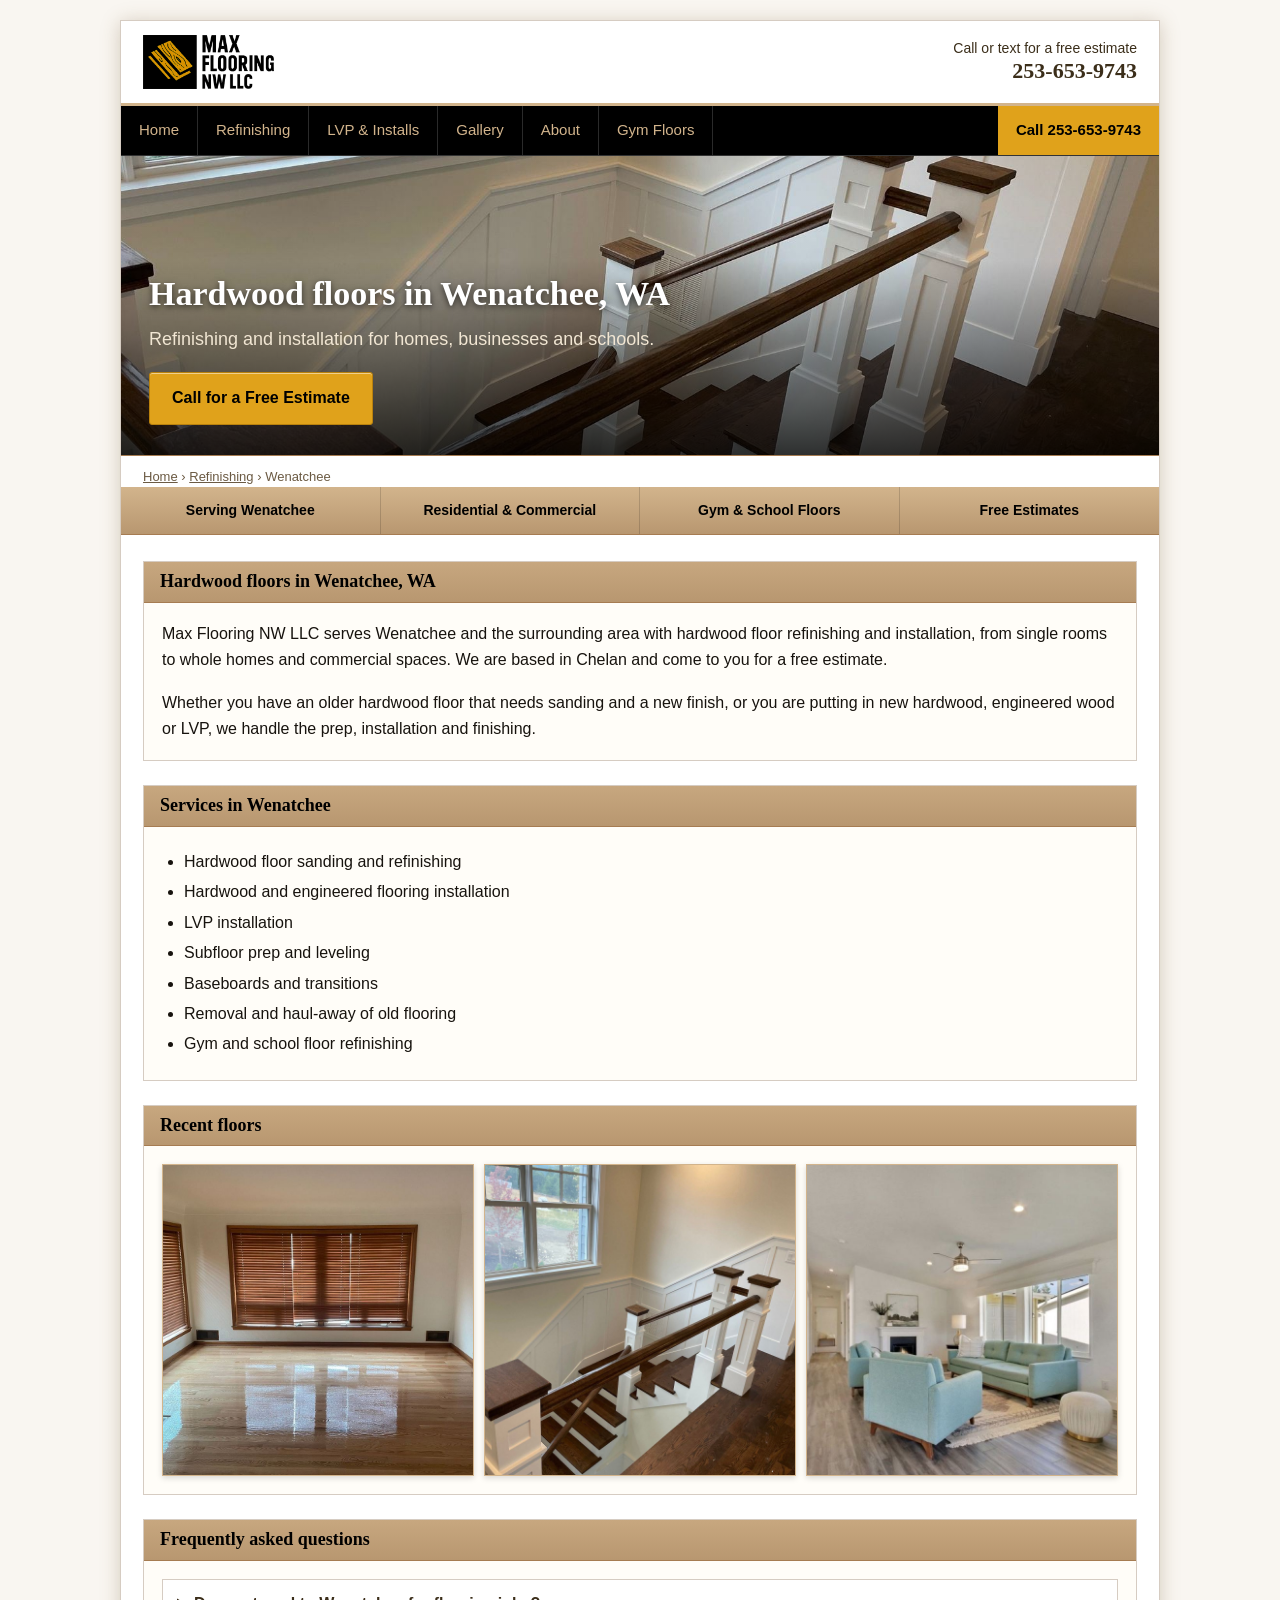
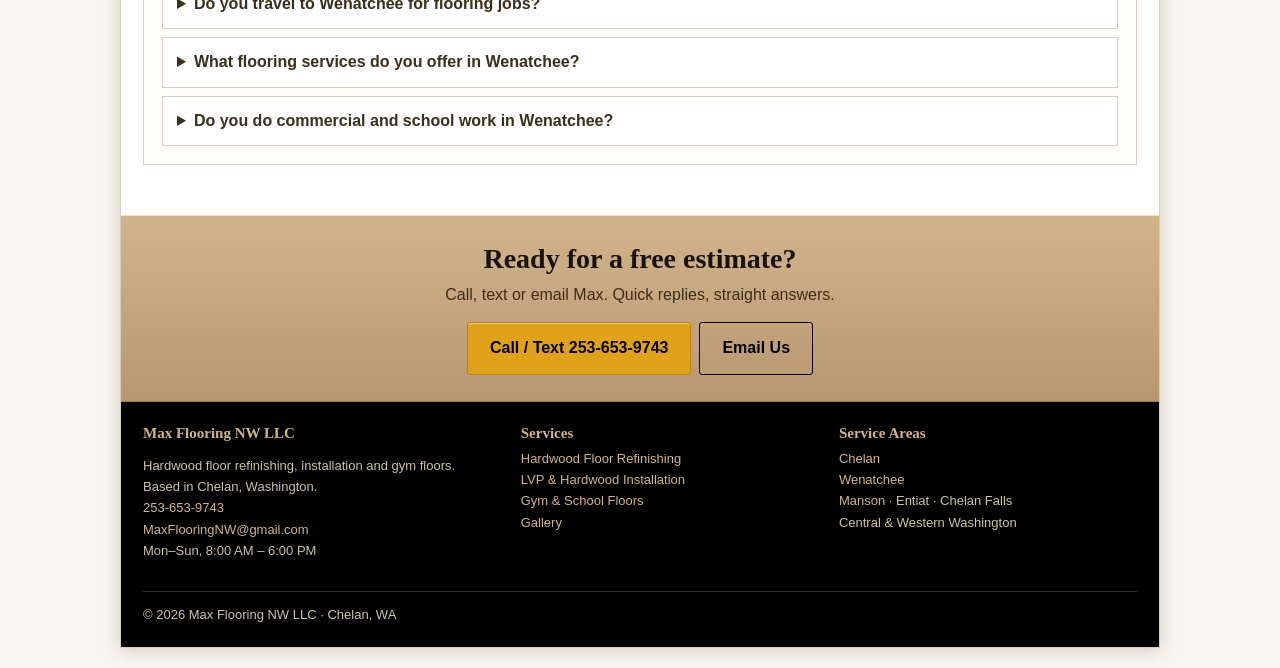
<file: hardwood-floors-wenatchee/index.html>
<!DOCTYPE html>
<html lang="en">
<head>
<meta charset="UTF-8">
<meta name="viewport" content="width=device-width, initial-scale=1">
<title>Hardwood Floors in Wenatchee, WA | Max Flooring NW</title>
<meta name="description" content="Hardwood floor refinishing and installation in Wenatchee, WA. Residential, commercial and school gym floors. Free estimates: 253-653-9743.">
<link rel="canonical" href="https://maxflooringnw.com/hardwood-floors-wenatchee/">

<link rel="icon" href="/favicon.png" type="image/png">
<link rel="apple-touch-icon" href="/apple-touch-icon.png">
<meta property="og:type" content="website">
<meta property="og:site_name" content="Max Flooring NW LLC">
<meta property="og:title" content="Hardwood Floors in Wenatchee, WA | Max Flooring NW">
<meta property="og:description" content="Hardwood floor refinishing and installation in Wenatchee, WA. Residential, commercial and school gym floors. Free estimates: 253-653-9743.">
<meta property="og:url" content="https://maxflooringnw.com/hardwood-floors-wenatchee/">
<meta property="og:image" content="https://maxflooringnw.com/img/og-image.jpg">
<meta name="twitter:card" content="summary_large_image">
<meta name="theme-color" content="#000000">
<link rel="stylesheet" href="/styles.css?v=4">
<script type="application/ld+json">{"@context": "https://schema.org", "@type": "Service", "name": "Hardwood floors in Wenatchee, WA", "description": "Hardwood floor refinishing and installation in Wenatchee and the surrounding area.", "provider": {"@id": "https://maxflooringnw.com/#business"}, "areaServed": "Wenatchee, WA", "url": "https://maxflooringnw.com/hardwood-floors-wenatchee/"}</script>
<script type="application/ld+json">{"@context": "https://schema.org", "@type": "FAQPage", "mainEntity": [{"@type": "Question", "name": "Do you travel to Wenatchee for flooring jobs?", "acceptedAnswer": {"@type": "Answer", "text": "Yes. We are based in Chelan, about an hour from Wenatchee, and regularly work in the Wenatchee area."}}, {"@type": "Question", "name": "What flooring services do you offer in Wenatchee?", "acceptedAnswer": {"@type": "Answer", "text": "Hardwood floor sanding and refinishing, hardwood and engineered floor installation, LVP installation, subfloor prep, baseboards and transitions, and removal of old flooring."}}, {"@type": "Question", "name": "Do you do commercial and school work in Wenatchee?", "acceptedAnswer": {"@type": "Answer", "text": "Yes. We bid residential, commercial and school gym floor projects."}}]}</script>
</head>
<body>
<div class="wrap">
<div class="top"><a href="/"><img src="/img/logo.png" width="131" height="54" alt="Max Flooring NW LLC logo"></a>
<div class="call">Call or text for a free estimate<strong><a href="tel:+12536539743">253-653-9743</a></strong></div></div>
<nav class="nav" aria-label="Main"><ul><li><a href="/">Home</a></li><li><a href="/hardwood-floor-refinishing/">Refinishing</a></li><li><a href="/lvp-flooring-installation/">LVP & Installs</a></li><li><a href="/gallery/">Gallery</a></li><li><a href="/about/">About</a></li><li><a href="/gym-floor-refinishing/">Gym Floors</a></li><li class="cta"><a class="cta" href="tel:+12536539743">Call 253-653-9743</a></li></ul></nav>
<header class="hero sm" style="background-image:url(/img/oak-stairs-stained-1600.jpg);background-position:center 55%"><div class="in"><h1>Hardwood floors in Wenatchee, WA</h1><p>Refinishing and installation for homes, businesses and schools.</p><a class="btn" href="tel:+12536539743">Call for a Free Estimate</a></div></header>
<div class="crumbs"><a href="/">Home</a> &rsaquo; <a href="/hardwood-floor-refinishing/">Refinishing</a> &rsaquo; Wenatchee</div>
<main>
<div class="strip"><div>Serving Wenatchee</div><div>Residential &amp; Commercial</div><div>Gym &amp; School Floors</div><div>Free Estimates</div></div><div class="content">
<section class="box"><div class="box-hd"><h2>Hardwood floors in Wenatchee, WA</h2></div><div class="box-bd prose"><p>Max Flooring NW LLC serves Wenatchee and the surrounding area with hardwood floor refinishing and installation, from single rooms to whole homes and commercial spaces. We are based in Chelan and come to you for a free estimate.</p>
<p>Whether you have an older hardwood floor that needs sanding and a new finish, or you are putting in new hardwood, engineered wood or LVP, we handle the prep, installation and finishing.</p>
<!-- TODO: add a real Wenatchee-area job here with the neighborhood and a short description --></div></section>
<section class="box"><div class="box-hd"><h2>Services in Wenatchee</h2></div><div class="box-bd prose"><ul><li>Hardwood floor sanding and refinishing</li><li>Hardwood and engineered flooring installation</li><li>LVP installation</li><li>Subfloor prep and leveling</li><li>Baseboards and transitions</li><li>Removal and haul-away of old flooring</li><li>Gym and school floor refinishing</li></ul></div></section>
<section class="box"><div class="box-hd"><h2>Recent floors</h2></div><div class="box-bd"><div class="gallery">
<figure><img src="/img/oak-refinish-gloss-800.jpg" srcset="/img/oak-refinish-gloss-800.jpg 800w, /img/oak-refinish-gloss-1600.jpg 1600w" sizes="(max-width:760px) 50vw, 320px" width="800" height="1067" alt="Freshly finished hardwood floor in a living room with wood blinds" loading="lazy" ></figure><figure><img src="/img/oak-stairs-stained-800.jpg" srcset="/img/oak-stairs-stained-800.jpg 800w, /img/oak-stairs-stained-1600.jpg 1600w" sizes="(max-width:760px) 50vw, 320px" width="800" height="640" alt="Stained oak stair treads, railing and hardwood floor beside white paneling" loading="lazy" ></figure><figure><img src="/img/lvp-living-room-800.jpg" srcset="/img/lvp-living-room-800.jpg 800w, /img/lvp-living-room-1600.jpg 1600w" sizes="(max-width:760px) 50vw, 320px" width="800" height="640" alt="Gray luxury vinyl plank flooring in a bright open living room" loading="lazy" ></figure>
</div></div></section>
<section class="box"><div class="box-hd"><h2>Frequently asked questions</h2></div><div class="box-bd prose"><details><summary>Do you travel to Wenatchee for flooring jobs?</summary><p>Yes. We are based in Chelan, about an hour from Wenatchee, and regularly work in the Wenatchee area.</p></details><details><summary>What flooring services do you offer in Wenatchee?</summary><p>Hardwood floor sanding and refinishing, hardwood and engineered floor installation, LVP installation, subfloor prep, baseboards and transitions, and removal of old flooring.</p></details><details><summary>Do you do commercial and school work in Wenatchee?</summary><p>Yes. We bid residential, commercial and school gym floor projects.</p></details></div></section>
</div>
</main>
<div class="cta-band"><h2>Ready for a free estimate?</h2>
<p>Call, text or email Max. Quick replies, straight answers.</p>
<a class="btn" href="tel:+12536539743">Call / Text 253-653-9743</a><a class="btn dark" href="mailto:MaxFlooringNW@gmail.com">Email Us</a></div>
<div class="footer"><div class="fg">
<div><h3>Max Flooring NW LLC</h3><p>Hardwood floor refinishing, installation and gym floors.<br>Based in Chelan, Washington.<br>
<a href="tel:+12536539743">253-653-9743</a><br><a href="mailto:MaxFlooringNW@gmail.com">MaxFlooringNW@gmail.com</a><br>Mon&ndash;Sun, 8:00 AM &ndash; 6:00 PM</p></div>
<div><h3>Services</h3><ul><li><a href="/hardwood-floor-refinishing/">Hardwood Floor Refinishing</a></li>
<li><a href="/lvp-flooring-installation/">LVP &amp; Hardwood Installation</a></li><li><a href="/gym-floor-refinishing/">Gym &amp; School Floors</a></li>
<li><a href="/gallery/">Gallery</a></li></ul></div>
<div><h3>Service Areas</h3><ul><li><a href="/floor-refinishing-chelan/">Chelan</a></li><li><a href="/hardwood-floors-wenatchee/">Wenatchee</a></li>
<li><a href="/hardwood-floors-manson/">Manson</a> &middot; Entiat &middot; Chelan Falls</li><li>Central &amp; Western Washington</li></ul></div></div>
<div class="copy">&copy; 2026 Max Flooring NW LLC &middot; Chelan, WA</div></div>
</div>
<div class="callbar"><a href="tel:+12536539743">Call</a><a href="sms:+12536539743">Text</a></div>
</body>
</html>
</file>
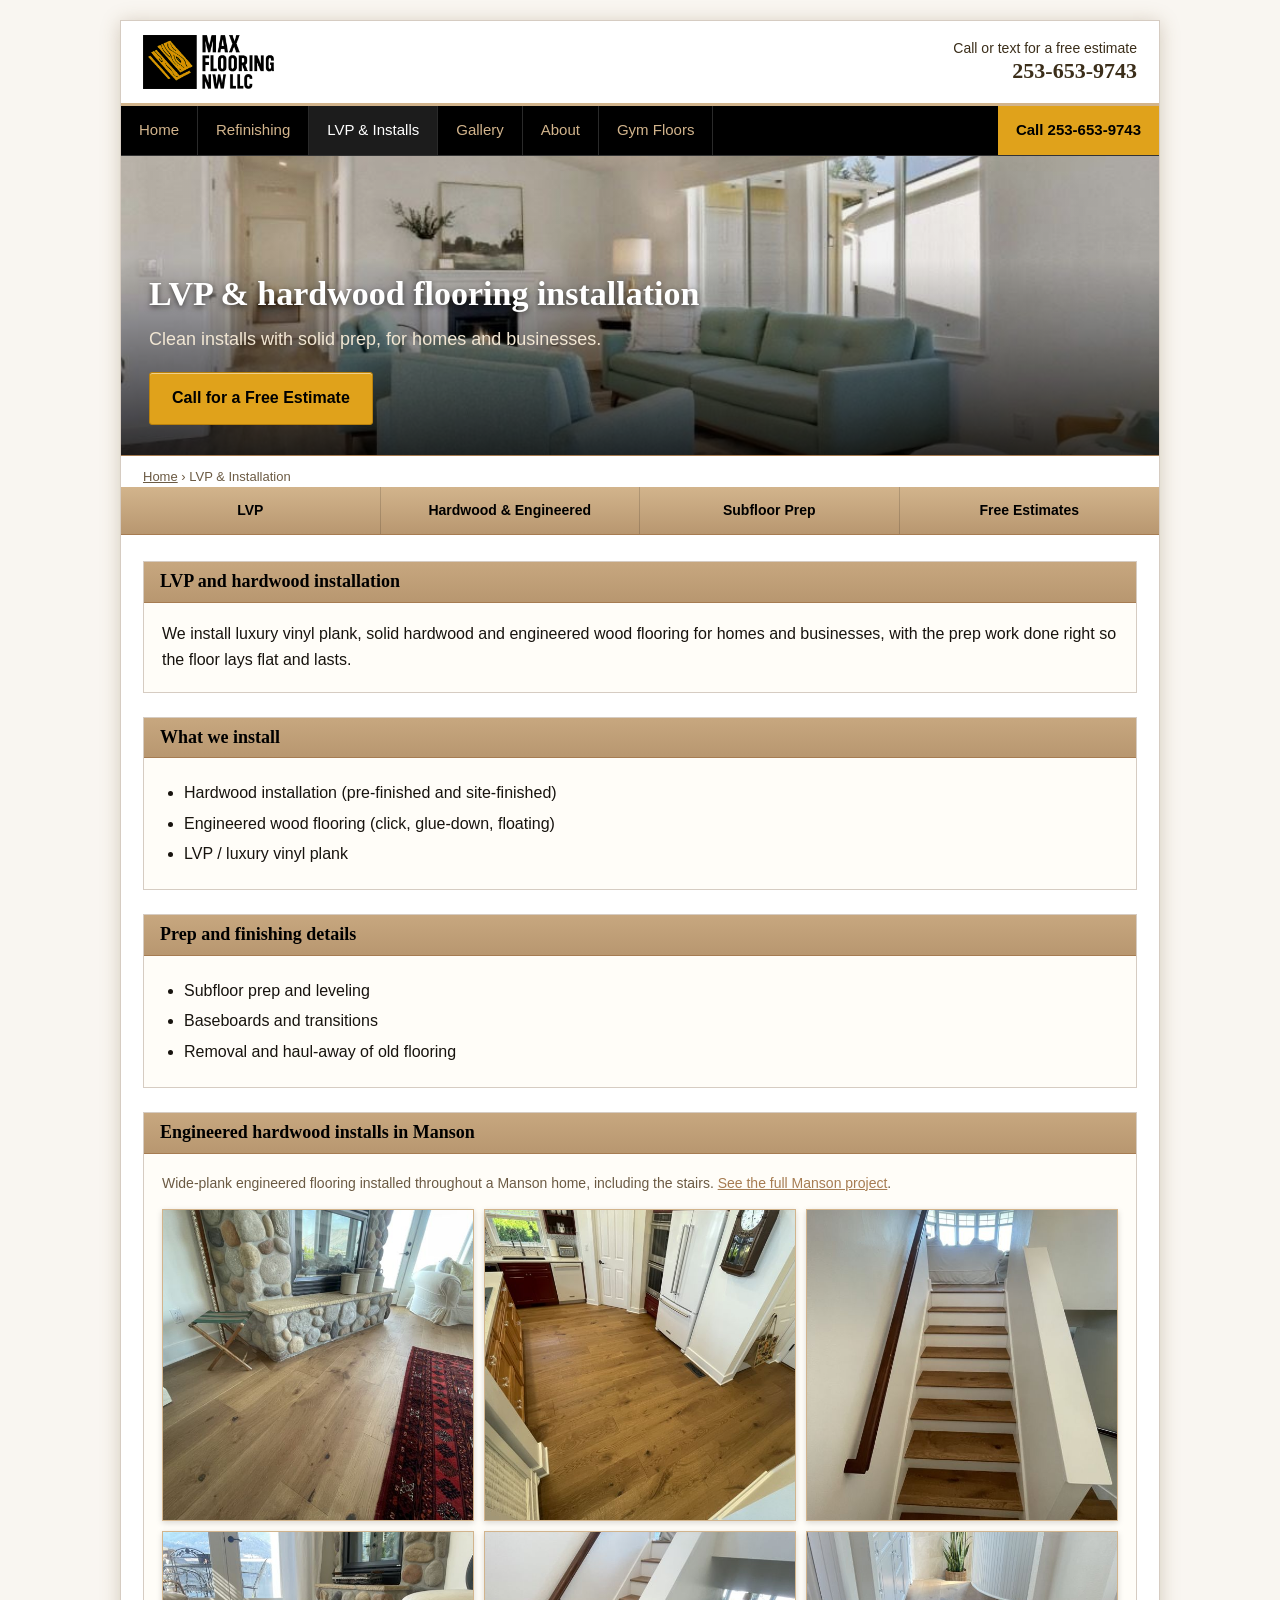
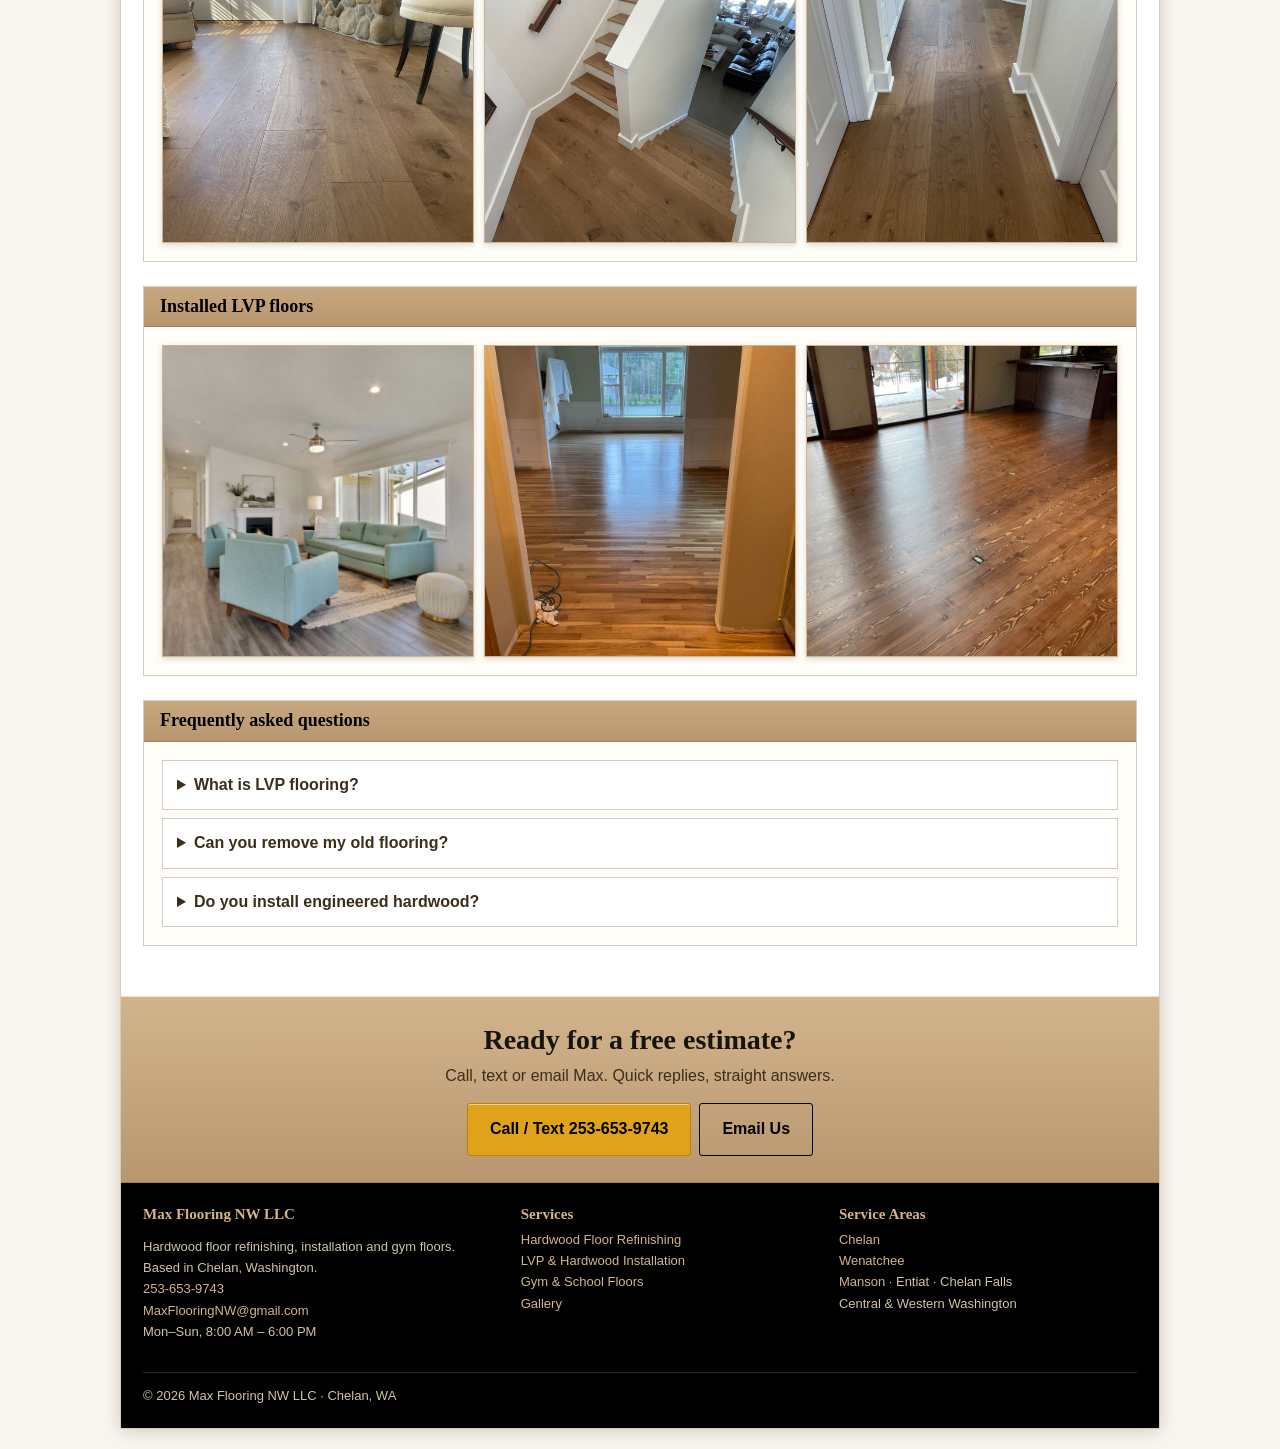
<file: lvp-flooring-installation/index.html>
<!DOCTYPE html>
<html lang="en">
<head>
<meta charset="UTF-8">
<meta name="viewport" content="width=device-width, initial-scale=1">
<title>LVP &amp; Hardwood Flooring Installation | Max Flooring NW</title>
<meta name="description" content="LVP, hardwood and engineered flooring installation in Chelan, Wenatchee and central Washington, including subfloor prep and old floor removal.">
<link rel="canonical" href="https://maxflooringnw.com/lvp-flooring-installation/">

<link rel="icon" href="/favicon.png" type="image/png">
<link rel="apple-touch-icon" href="/apple-touch-icon.png">
<meta property="og:type" content="website">
<meta property="og:site_name" content="Max Flooring NW LLC">
<meta property="og:title" content="LVP &amp; Hardwood Flooring Installation | Max Flooring NW">
<meta property="og:description" content="LVP, hardwood and engineered flooring installation in Chelan, Wenatchee and central Washington, including subfloor prep and old floor removal.">
<meta property="og:url" content="https://maxflooringnw.com/lvp-flooring-installation/">
<meta property="og:image" content="https://maxflooringnw.com/img/og-image.jpg">
<meta name="twitter:card" content="summary_large_image">
<meta name="theme-color" content="#000000">
<link rel="stylesheet" href="/styles.css?v=4">
<script type="application/ld+json">{"@context": "https://schema.org", "@type": "Service", "name": "LVP, hardwood and engineered flooring installation", "description": "Installation of luxury vinyl plank, hardwood and engineered wood flooring including subfloor prep and removal of old flooring.", "provider": {"@id": "https://maxflooringnw.com/#business"}, "areaServed": "Washington", "url": "https://maxflooringnw.com/lvp-flooring-installation/"}</script>
<script type="application/ld+json">{"@context": "https://schema.org", "@type": "FAQPage", "mainEntity": [{"@type": "Question", "name": "What is LVP flooring?", "acceptedAnswer": {"@type": "Answer", "text": "LVP stands for luxury vinyl plank. It is a durable, water-resistant flooring that looks like wood and is a popular choice for kitchens, baths, basements and busy homes."}}, {"@type": "Question", "name": "Can you remove my old flooring?", "acceptedAnswer": {"@type": "Answer", "text": "Yes. We remove and haul away old flooring and prep the subfloor before the new floor goes in."}}, {"@type": "Question", "name": "Do you install engineered hardwood?", "acceptedAnswer": {"@type": "Answer", "text": "Yes. We install engineered wood in click, glue-down and floating systems, as well as solid hardwood, pre-finished or site-finished."}}]}</script>
</head>
<body>
<div class="wrap">
<div class="top"><a href="/"><img src="/img/logo.png" width="131" height="54" alt="Max Flooring NW LLC logo"></a>
<div class="call">Call or text for a free estimate<strong><a href="tel:+12536539743">253-653-9743</a></strong></div></div>
<nav class="nav" aria-label="Main"><ul><li><a href="/">Home</a></li><li><a href="/hardwood-floor-refinishing/">Refinishing</a></li><li><a class=on href="/lvp-flooring-installation/">LVP & Installs</a></li><li><a href="/gallery/">Gallery</a></li><li><a href="/about/">About</a></li><li><a href="/gym-floor-refinishing/">Gym Floors</a></li><li class="cta"><a class="cta" href="tel:+12536539743">Call 253-653-9743</a></li></ul></nav>
<header class="hero sm" style="background-image:url(/img/lvp-living-room-1600.jpg);background-position:center 60%"><div class="in"><h1>LVP &amp; hardwood flooring installation</h1><p>Clean installs with solid prep, for homes and businesses.</p><a class="btn" href="tel:+12536539743">Call for a Free Estimate</a></div></header>
<div class="crumbs"><a href="/">Home</a> &rsaquo; LVP &amp; Installation</div>
<main>
<div class="strip"><div>LVP</div><div>Hardwood &amp; Engineered</div><div>Subfloor Prep</div><div>Free Estimates</div></div><div class="content">
<section class="box"><div class="box-hd"><h2>LVP and hardwood installation</h2></div><div class="box-bd prose"><p>We install luxury vinyl plank, solid hardwood and engineered wood flooring for homes and businesses, with the prep work done right so the floor lays flat and lasts.</p></div></section>
<section class="box"><div class="box-hd"><h2>What we install</h2></div><div class="box-bd prose"><ul><li>Hardwood installation (pre-finished and site-finished)</li><li>Engineered wood flooring (click, glue-down, floating)</li><li>LVP / luxury vinyl plank</li></ul></div></section>
<section class="box"><div class="box-hd"><h2>Prep and finishing details</h2></div><div class="box-bd prose"><ul><li>Subfloor prep and leveling</li><li>Baseboards and transitions</li><li>Removal and haul-away of old flooring</li></ul></div></section>
<section class="box"><div class="box-hd"><h2>Engineered hardwood installs in Manson</h2></div><div class="box-bd"><p class="ba-note">Wide-plank engineered flooring installed throughout a Manson home, including the stairs. <a href="/hardwood-floors-manson/">See the full Manson project</a>.</p><div class="gallery"><figure><img src="/img/manson-living-fireplace-800.jpg" srcset="/img/manson-living-fireplace-800.jpg 800w, /img/manson-living-fireplace-1600.jpg 1600w" sizes="(max-width:760px) 50vw, 320px" width="800" height="600" alt="Wide-plank engineered hardwood floor in a living room with a river-rock fireplace" loading="lazy"></figure><figure><img src="/img/manson-kitchen-2-800.jpg" srcset="/img/manson-kitchen-2-800.jpg 800w, /img/manson-kitchen-2-1600.jpg 1600w" sizes="(max-width:760px) 50vw, 320px" width="800" height="600" alt="Engineered hardwood flooring in an open kitchen with a white island" loading="lazy"></figure><figure><img src="/img/manson-stairs-800.jpg" srcset="/img/manson-stairs-800.jpg 800w, /img/manson-stairs-1600.jpg 1600w" sizes="(max-width:760px) 50vw, 320px" width="600" height="800" alt="Engineered hardwood stair treads with white risers" loading="lazy"></figure><figure><img src="/img/manson-bedroom-fireplace-800.jpg" srcset="/img/manson-bedroom-fireplace-800.jpg 800w, /img/manson-bedroom-fireplace-1600.jpg 1600w" sizes="(max-width:760px) 50vw, 320px" width="800" height="600" alt="Engineered hardwood floor in a bedroom with a stone fireplace" loading="lazy"></figure><figure><img src="/img/manson-landing-high-800.jpg" srcset="/img/manson-landing-high-800.jpg 800w, /img/manson-landing-high-1600.jpg 1600w" sizes="(max-width:760px) 50vw, 320px" width="800" height="600" alt="Engineered hardwood flooring at a stair landing" loading="lazy"></figure><figure><img src="/img/manson-bathroom-800.jpg" srcset="/img/manson-bathroom-800.jpg 800w, /img/manson-bathroom-1600.jpg 1600w" sizes="(max-width:760px) 50vw, 320px" width="800" height="600" alt="Engineered hardwood floor running through a hallway between doors" loading="lazy"></figure></div></div></section>
<section class="box"><div class="box-hd"><h2>Installed LVP floors</h2></div><div class="box-bd"><div class="gallery">
<figure><img src="/img/lvp-living-room-800.jpg" srcset="/img/lvp-living-room-800.jpg 800w, /img/lvp-living-room-1600.jpg 1600w" sizes="(max-width:760px) 50vw, 320px" width="800" height="640" alt="Gray luxury vinyl plank flooring in a bright open living room" loading="lazy" ></figure><figure><img src="/img/oak-dining-natural-800.jpg" srcset="/img/oak-dining-natural-800.jpg 800w, /img/oak-dining-natural-1600.jpg 1600w" sizes="(max-width:760px) 50vw, 320px" width="800" height="1067" alt="Freshly refinished natural-finish hardwood floor through an arched doorway into a dining room" loading="lazy" ></figure><figure><img src="/img/cabin-fir-great-room-800.jpg" srcset="/img/cabin-fir-great-room-800.jpg 800w, /img/cabin-fir-great-room-1600.jpg 1600w" sizes="(max-width:760px) 50vw, 320px" width="800" height="1067" alt="Refinished wide-plank floor in an open great room with sliding glass doors" loading="lazy" ></figure>
</div></div></section>
<section class="box"><div class="box-hd"><h2>Frequently asked questions</h2></div><div class="box-bd prose"><details><summary>What is LVP flooring?</summary><p>LVP stands for luxury vinyl plank. It is a durable, water-resistant flooring that looks like wood and is a popular choice for kitchens, baths, basements and busy homes.</p></details><details><summary>Can you remove my old flooring?</summary><p>Yes. We remove and haul away old flooring and prep the subfloor before the new floor goes in.</p></details><details><summary>Do you install engineered hardwood?</summary><p>Yes. We install engineered wood in click, glue-down and floating systems, as well as solid hardwood, pre-finished or site-finished.</p></details></div></section>
</div>
</main>
<div class="cta-band"><h2>Ready for a free estimate?</h2>
<p>Call, text or email Max. Quick replies, straight answers.</p>
<a class="btn" href="tel:+12536539743">Call / Text 253-653-9743</a><a class="btn dark" href="mailto:MaxFlooringNW@gmail.com">Email Us</a></div>
<div class="footer"><div class="fg">
<div><h3>Max Flooring NW LLC</h3><p>Hardwood floor refinishing, installation and gym floors.<br>Based in Chelan, Washington.<br>
<a href="tel:+12536539743">253-653-9743</a><br><a href="mailto:MaxFlooringNW@gmail.com">MaxFlooringNW@gmail.com</a><br>Mon&ndash;Sun, 8:00 AM &ndash; 6:00 PM</p></div>
<div><h3>Services</h3><ul><li><a href="/hardwood-floor-refinishing/">Hardwood Floor Refinishing</a></li>
<li><a href="/lvp-flooring-installation/">LVP &amp; Hardwood Installation</a></li><li><a href="/gym-floor-refinishing/">Gym &amp; School Floors</a></li>
<li><a href="/gallery/">Gallery</a></li></ul></div>
<div><h3>Service Areas</h3><ul><li><a href="/floor-refinishing-chelan/">Chelan</a></li><li><a href="/hardwood-floors-wenatchee/">Wenatchee</a></li>
<li><a href="/hardwood-floors-manson/">Manson</a> &middot; Entiat &middot; Chelan Falls</li><li>Central &amp; Western Washington</li></ul></div></div>
<div class="copy">&copy; 2026 Max Flooring NW LLC &middot; Chelan, WA</div></div>
</div>
<div class="callbar"><a href="tel:+12536539743">Call</a><a href="sms:+12536539743">Text</a></div>
</body>
</html>
</file>
<file: styles.css>
/* Max Flooring NW LLC — locked style (Style A: classic, modernized) */
:root{--tan:#d2b48c;--tan-d:#b89770;--tan-dd:#a67c52;--cream:#f9f6f1;--ink:#17130e;--brown:#3b2e1a;--gold:#e0a21b;--line:#d6ccc2}
*{box-sizing:border-box}
html{scroll-behavior:smooth}
body{margin:0;background:var(--cream);color:var(--ink);font:16px/1.65 "Segoe UI",Arial,Helvetica,sans-serif}
a{color:var(--tan-dd)}
img{max-width:100%;height:auto}
h1,h2,h3{font-family:Georgia,"Times New Roman",serif;line-height:1.2;margin:0}
.wrap{max-width:1040px;margin:20px auto;background:#fff;border:1px solid var(--line);box-shadow:0 2px 18px rgba(120,90,50,.28)}

/* header */
.top{display:flex;justify-content:space-between;align-items:center;gap:16px;padding:14px 22px;background:#fff;border-bottom:3px solid var(--tan)}
.top img{height:54px;width:auto;display:block}
.top .call{text-align:right;font-size:14px;color:var(--brown);line-height:1.3}
.top .call strong{display:block;font-size:22px;font-family:Georgia,serif}
.top .call a{text-decoration:none;color:inherit}
.nav{background:#000;border-bottom:1px solid #333}
.nav ul{margin:0;padding:0;list-style:none;display:flex;flex-wrap:wrap}
.nav a{display:block;padding:12px 18px;color:var(--tan);text-decoration:none;font-size:15px;border-right:1px solid #2a2a2a}
.nav a:hover,.nav a.on{background:#1c1c1c;color:#fff}
.nav li.cta{margin-left:auto}
.nav a.cta{background:var(--gold);color:#000;font-weight:bold;border:0}
.nav a.cta:hover{background:#f1b52e;color:#000}

/* hero */
.hero{position:relative;min-height:420px;display:flex;align-items:flex-end;background-color:#2a1b0e;background-size:cover;background-position:center 62%;border-bottom:1px solid var(--tan-dd)}
.hero.sm{min-height:300px}
.hero.gymhero{background-size:max(1150px,100%) auto;background-position:center bottom}
.hero:before{content:"";position:absolute;inset:0;background:linear-gradient(to top,rgba(0,0,0,.78),rgba(0,0,0,.05) 65%)}
.hero .in{position:relative;padding:28px 28px 30px;color:#fff;max-width:760px}
.hero h1{font-size:40px;text-shadow:0 2px 6px rgba(0,0,0,.6)}
.hero.sm h1{font-size:34px}
.hero p{margin:10px 0 18px;font-size:18px;color:#f1e6d3}
.btn{display:inline-block;padding:12px 22px;background:var(--gold);color:#000;font-weight:bold;text-decoration:none;border:1px solid #b9810d;border-radius:3px;box-shadow:inset 0 1px 0 rgba(255,255,255,.5);cursor:pointer;font-size:16px;font-family:inherit}
.btn:hover{background:#f1b52e}
.btn.ghost{background:transparent;color:#fff;border-color:#fff;box-shadow:none;margin-left:8px}
.btn.ghost:hover{background:rgba(255,255,255,.15)}
.btn.dark{background:transparent;color:#000;border-color:#000;box-shadow:none;margin-left:8px}
.btn.dark:hover{background:rgba(0,0,0,.08)}

/* trust strip */
.strip{display:flex;flex-wrap:wrap;background:linear-gradient(#d2b48c,#b89770);border-bottom:1px solid var(--tan-dd);color:#000;font-weight:bold;font-size:14px}
.strip div{flex:1 1 180px;padding:12px 16px;text-align:center;border-right:1px solid rgba(0,0,0,.15)}
.strip div:last-child{border-right:0}

.crumbs{font-size:13px;color:#6b5a43;padding:10px 22px 0}
.crumbs a{color:#6b5a43}
.content{padding:26px 22px}
.box{border:1px solid var(--line);background:#fffdf8;margin-bottom:24px}
.box-hd{background:linear-gradient(#c7a77f,#b89770);border-bottom:1px solid var(--tan-dd);padding:9px 16px;font-family:Georgia,serif;font-weight:bold;font-size:18px;color:#000}
.box-hd h2{font-size:18px}
.box-bd{padding:18px}
.box-bd>:first-child{margin-top:0}.box-bd>:last-child{margin-bottom:0}
.prose h3{font-size:19px;color:var(--brown);margin:20px 0 6px}
.prose ul,.prose ol{padding-left:22px}
.prose li{margin:4px 0}

.cols{display:grid;grid-template-columns:1fr 1fr;gap:20px}
.cards{display:grid;grid-template-columns:repeat(3,1fr);gap:16px}
.card{border:1px solid var(--line);background:#fff;display:flex;flex-direction:column;text-decoration:none;color:inherit}
.card .ph{aspect-ratio:4/3;border-bottom:3px solid var(--tan);overflow:hidden}
.card .ph img{width:100%;height:100%;object-fit:cover;display:block}
.card .tx{padding:14px}
.card h3{font-size:19px;margin-bottom:6px;color:var(--brown)}
.card p{margin:0;font-size:14.5px}
a.card:hover{border-color:var(--tan-dd);box-shadow:0 2px 8px rgba(0,0,0,.15)}

.gym{display:grid;grid-template-columns:1.1fr 1fr;border:1px solid #000;background:#000;color:#eadfca;margin-bottom:24px}
.gym .ph{min-height:300px;position:relative}
.gym .ph img{position:absolute;inset:0;width:100%;height:100%;object-fit:cover;object-position:center 70%}
.gym .ph span{position:absolute;left:8px;bottom:8px;background:rgba(0,0,0,.7);color:#e9d9b8;font-size:11px;padding:3px 7px}
.gym .tx{padding:24px}
.gym h2{color:#fff;font-size:28px;margin-bottom:8px}
.gym .tag{color:var(--gold);font-size:12px;letter-spacing:2px;text-transform:uppercase;font-weight:bold}
.gym ul{margin:12px 0 18px;padding-left:20px}

.gallery{display:grid;grid-template-columns:repeat(3,1fr);gap:10px}
.gallery figure{margin:0;position:relative}
.gallery img{width:100%;aspect-ratio:1/1;object-fit:cover;display:block;border:1px solid var(--tan);box-shadow:0 2px 6px rgba(0,0,0,.15)}
.gallery figcaption{font-size:13px;color:#6b5a43;margin-top:4px}

.areas{display:flex;flex-wrap:wrap;gap:8px}
.areas a,.areas span{padding:6px 12px;border:1px solid var(--tan);background:#fff;text-decoration:none;color:var(--brown);font-size:14px}
.areas a:hover{background:var(--tan)}

.steps{counter-reset:s;list-style:none;padding:0!important}
.steps li{counter-increment:s;position:relative;padding:4px 0 12px 46px;margin:0}
.steps li:before{content:counter(s);position:absolute;left:0;top:2px;width:32px;height:32px;border-radius:50%;background:var(--gold);color:#000;font-weight:bold;text-align:center;line-height:32px;font-family:Georgia,serif}
.steps strong{display:block}

details{border:1px solid var(--line);background:#fff;margin:8px 0}
summary{cursor:pointer;padding:11px 14px;font-weight:bold;color:var(--brown)}
details p{margin:0;padding:0 14px 14px}

.facts{width:100%;border-collapse:collapse;font-size:15px}
.facts th,.facts td{text-align:left;padding:8px 10px;border-bottom:1px solid var(--line);vertical-align:top}
.facts th{width:36%;color:var(--brown)}

form label{display:block;font-weight:bold;margin:12px 0 4px;color:var(--brown)}
form input,form select,form textarea{width:100%;padding:10px;border:1px solid #bfae94;border-radius:3px;font:inherit;background:#fff}
form textarea{min-height:130px}
form .btn{margin-top:16px}
.hp{position:absolute;left:-9999px}

.cta-band{background:linear-gradient(#d2b48c,#b89770);border-top:1px solid #f5e1c2;border-bottom:1px solid var(--tan-dd);padding:26px 22px;text-align:center}
.cta-band h2{font-size:28px;margin-bottom:6px}
.cta-band p{margin:0 0 14px;color:var(--brown)}
.footer{background:#000;color:#cfc3a8;font-size:13px;padding:22px}
.footer .fg{display:grid;grid-template-columns:1.2fr 1fr 1fr;gap:20px}
.footer h3{color:var(--tan);font-size:15px;margin-bottom:6px}
.footer ul{list-style:none;margin:0;padding:0}
.footer a{color:var(--tan);text-decoration:none}
.footer a:hover{text-decoration:underline}
.footer .copy{margin-top:16px;border-top:1px solid #2a2a2a;padding-top:12px}
.callbar{display:none}

@media (max-width:760px){
  .hero.gymhero{background-size:max(1400px,100%) auto}
  .wrap{margin:0;border:0}
  .top{flex-direction:column;align-items:flex-start}.top .call{text-align:left}
  .nav li.cta{margin-left:0}
  .nav a{padding:10px 12px;font-size:14px}
  .hero{min-height:360px}.hero h1{font-size:30px}.hero.sm h1{font-size:27px}
  .cards,.cols{grid-template-columns:1fr}
  .gym{grid-template-columns:1fr}
  .gallery{grid-template-columns:repeat(2,1fr)}
  .btn.ghost,.btn.dark{margin:10px 0 0}
  .footer .fg{grid-template-columns:1fr}
  .callbar{display:flex;position:sticky;bottom:0;z-index:5}
  .callbar a{flex:1;text-align:center;padding:14px;background:#000;color:var(--gold);font-weight:bold;text-decoration:none;border-top:2px solid var(--gold)}
  .callbar a+a{background:var(--gold);color:#000}
}

.ba{display:grid;grid-template-columns:1fr 1fr;gap:10px;margin-bottom:14px}
.ba figure{margin:0;position:relative}
.ba img{width:100%;aspect-ratio:4/3;object-fit:cover;display:block;border:1px solid var(--tan);box-shadow:0 2px 6px rgba(0,0,0,.15)}
.ba figcaption{font-size:13px;color:#6b5a43;margin-top:4px}
.tag{position:absolute;top:8px;left:8px;background:rgba(0,0,0,.78);color:#fff;font:bold 12px/1 Arial,sans-serif;letter-spacing:.6px;text-transform:uppercase;padding:6px 10px;border-radius:3px}
.tag.after{background:var(--gold);color:#000}
.ba-note{margin:0 0 14px;font-size:14px;color:#6b5a43}
</file>
